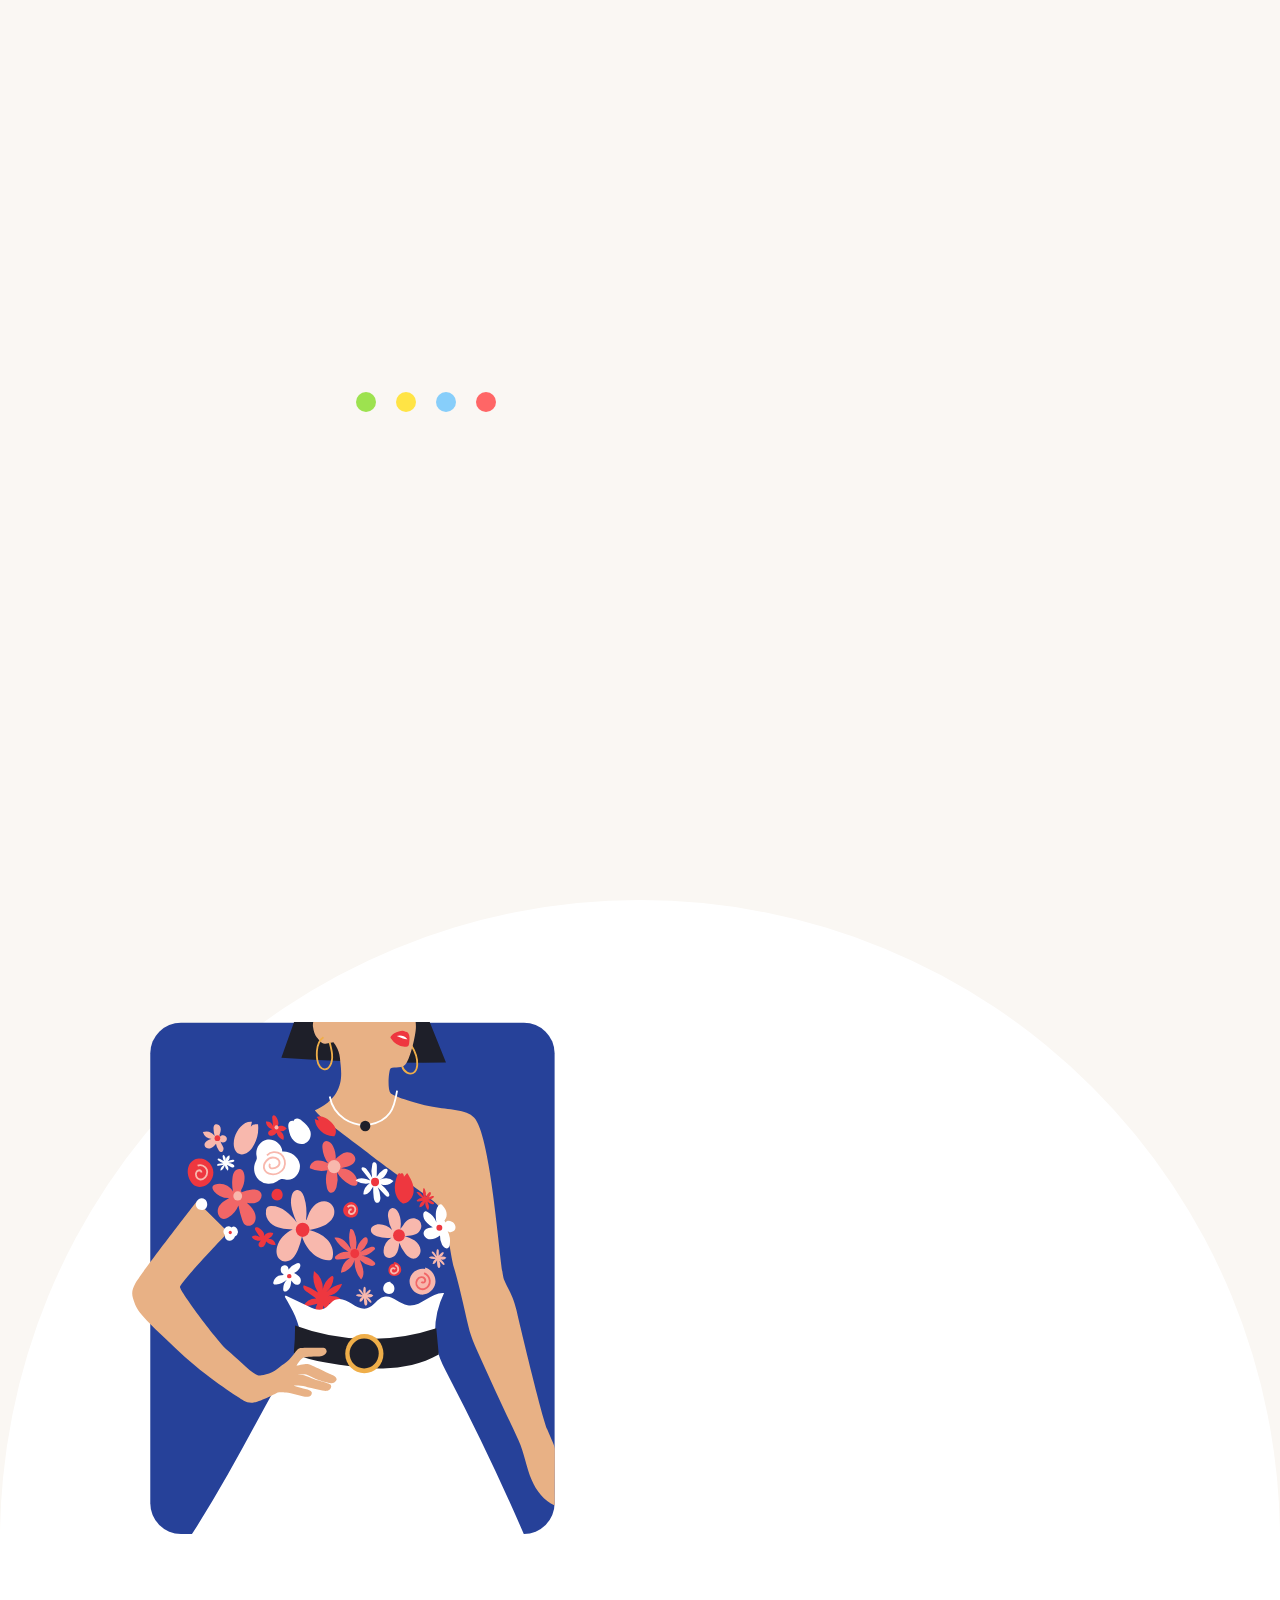
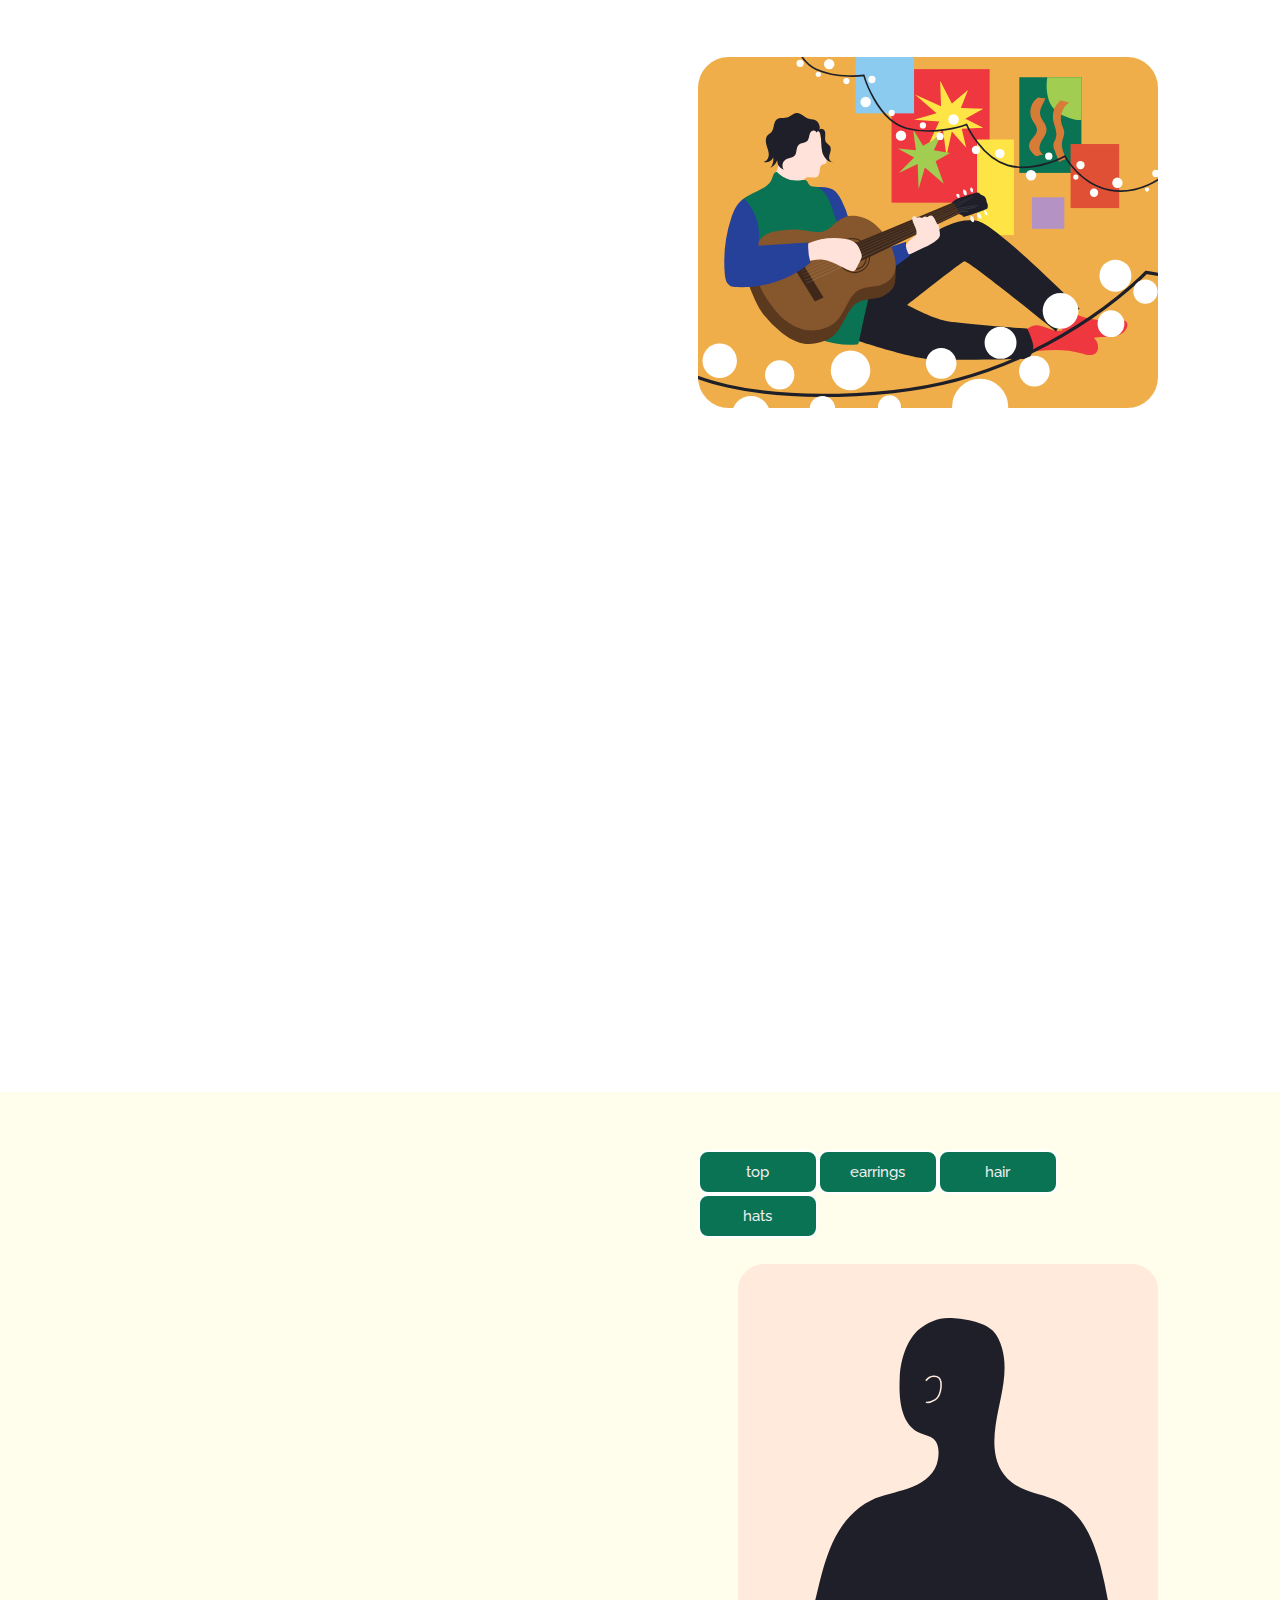
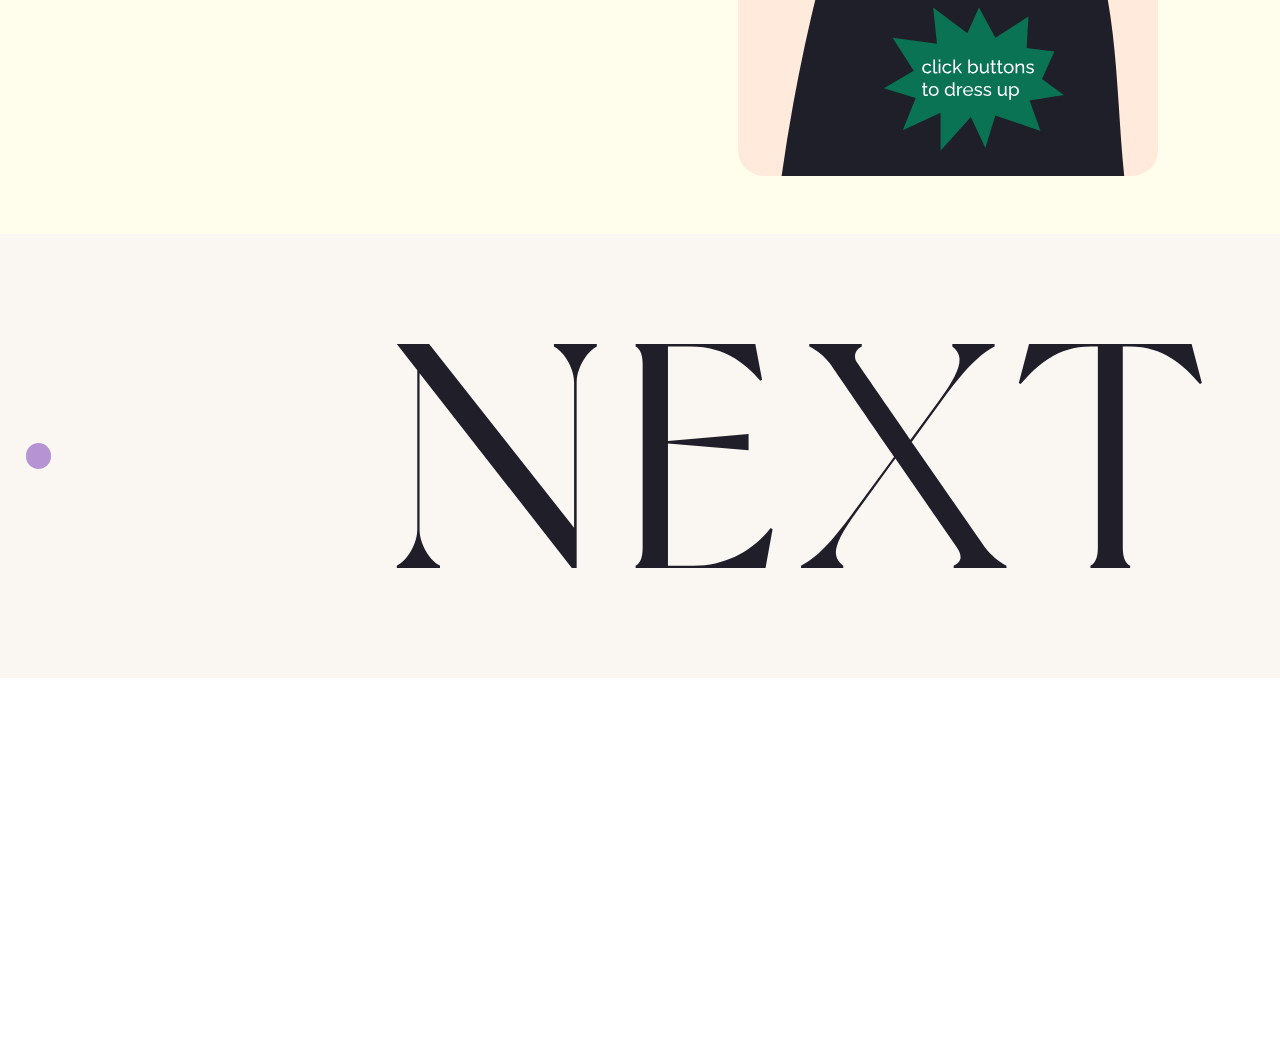
<file: 3.AESTHETICS.html>
<!DOCTYPE html>
<html lang="en">
<head>
  <meta charset="UTF-8">
  <meta name="viewport" content="width=device-width, initial-scale=1">
  <link rel="stylesheet" type="text/css" href="css/style.css"/>
  <link rel="stylesheet" type="text/css" href="styles/style.css"/>
  <title>Happiness: A Practical Guide</title>
  <link rel="shortcut icon" type="image/svg" href="img/favicon.svg"/>
  <script src="https://code.jquery.com/jquery-3.6.0.min.js" integrity="sha256-/xUj+3OJU5yExlq6GSYGSHk7tPXikynS7ogEvDej/m4=" crossorigin="anonymous"></script>
  <script src="js/script2.js">
  </script>
</head>
<body>

  <!--!!!!!!!!!! LOADING PAGE !!!!!!!!!!--->
  <section class="loadcontainer">

    <div class="loader">
      <span></span>
      <span></span>
      <span></span>
      <span></span>
    </div>

  </section>

  <!--!!!!!!!!!! NAVIGATION MENU !!!!!!!!!!--->
  <div class="nav-container">
    <span class="menu-icon" id="hamburgerbtn" onclick="openMenu()"><img src="img/hamburger.svg" alt="hamburger menu button"/></span>
  </div>

  <div class="menu-container" id="navbar">
    <span class="closebtn" onclick="closeMenu()"><img src="img/close.svg" alt="close hamburger menu"></span>

    <div class="menu-column">
      <div class="menu-item">
        <p>HOME</p>
        <a href="index.html">
          <img src="img/circled.svg" alt="hovering over HOME"/>
        </a>
      </div>
      <div class="menu-item">
        <p>1. THOUGHTS</p>
        <a href="1.THOUGHTS.html">
          <img src="img/circled.svg" alt="hovering over THOUGHTS"/>
        </a>
      </div>
      <div class="menu-item">
        <p>2. SLEEP</p>
        <a href="2.SLEEP.html">
          <img src="img/circled.svg" alt="hovering over SLEEP"/>
        </a>
      </div>
      <div class="menu-item">
        <p>3. AESTHETICS</p>
        <a href="3.AESTHETICS.html">
          <img src="img/circled.svg" alt="hovering over AESTHETICS"/>
        </a>
      </div>
      <div class="menu-item">
        <p>4. BODY</p>
        <a href="4.BODY.html">
          <img src="img/circled.svg" alt="hovering over BODY"/>
        </a>
      </div>
      <div class="menu-item">
        <p>5. SOCIAL MEDIA</p>
        <a href="5.SOCIAL_MEDIA.html">
          <img src="img/circled.svg" alt="hovering over SOCIAL MEDIA"/>
        </a>
      </div>
    </div>

    <div class="menu-column">
      <div class="menu-item">
        <p>6. MEDITATION</p>
        <a href="6.MEDITATION.html">
          <img src="img/circled.svg" alt="hovering over MEDITATION"/>
        </a>
      </div>
      <div class="menu-item">
        <p>7. GIVE</p>
        <a href="7.GIVE.html">
          <img src="img/circled.svg" alt="hovering over MONEY"/>
        </a>
      </div>
      <div class="menu-item">
        <p>8. IKIGAI</p>
        <a href="8.IKIGAI.html">
          <img src="img/circled.svg" alt="hovering over IKIGAI"/>
        </a>
      </div>
      <div class="menu-item">
        <p>END</p>
        <a href="END.html">
          <img src="img/circled.svg" alt="hovering over END"/>
        </a>
      </div>
      <div class="menu-item">
        <p style="color:#79778f;">code sources</p>
        <a href="CODE_SOURCES.html">
          <img src="img/circled.svg" alt="hovering over CODE SOURCES"/>
        </a>
      </div>
    </div>

  </div>

  <!--!!!!!!!!!! HEADER !!!!!!!!!!--->
  <div class="header">
    <div class="flex-item">
      <div class="header-title">
        <h6> WEEK 3 </h6>
        <h1> influence with aesthetics </h1>
      </div>
      <br>
      <div class="progress">
        <div class="progress-done" data-done="37.5">
        </div>
      </div>
    </div>
    <div class="flex-item-img">
      <img src="img/observingart.jpg" alt="person observing art in a gallery" style="border-radius: 50%;">
      <figcaption> illustration by <a href="http://www.abbeylossing.com/" target="_blank">Abbey Lossing</a></figcaption>
    </div>
    <div class="bouncing-ball-pages">
    </div>

  </div>

<!--!!!!!!!!!! CONTENT !!!!!!!!!!--->

  <div class="flex-container">

    <div class="flex-item-img">
      <img src="img/aesthetic-08.svg" alt="well-dressed person with flowers blooming from their shirt">
    </div>

    <div class="flex-item">
      <h1 class="big-heading">
        dress the part
      </h1><br><br>
      <p>
        As annoying as workplace dress codes can be, psychology posits dressing the part can actually influence your behaviour. In a 2012 study, Professor Adam D. Galinsky asked participants to complete attention-related tasks while wearing a white coat described as a doctor’s coat for group one, and a painter’s coat for group two. The findings revealed group one had better sustained attention because the coat’s symbolic association with doctors’ attentiveness and the actual experience of wearing it, changed how the participants thought about themselves.¹ This is what’s known as enclothed cognition so... perhaps wearing a monk’s robe might make us happier? Okay, we don’t have to take it that far, but if you ever feel unmotivated, dressing the part might make the task more enjoyable. Working from home? Button up that crisp dress shirt. Going to the grocery store? Walk the aisles in your favourite outfit like you’re the main character.
      </p>
    </div>

    <div class="flex-item">
      <h2 class="small-heading">
        change your
      </h2>
      <h1 class="big-heading">
        environment
      </h1><br><br>
      <p>
        Similarly, your environment also has the potential to bring you happiness. You might find placing sentimental photos on your desk, or turning on fairy lights in the evening, might make you feel content because it creates a cozy and homely atmosphere. For more information, you can watch Ingrid Fetell Lee’s talk about finding joy in the material world below.
      </p>
    </div>

    <div class="flex-item-img">
      <img src="img/aesthetic-09.svg" alt="playing guitar in cozy room">
    </div>

    <div class="flex-fullspan">
      <h2 class="small-heading">
        where joy hides and <br>how to find it
      </h2><br>
      <div class="info-video">
        <iframe class="responsive-iframe" src="https://www.youtube.com/embed/A_u2WFTfbcg" title="YouTube video player" frameborder="0" allow="accelerometer; autoplay; clipboard-write; encrypted-media; gyroscope; picture-in-picture" allowfullscreen></iframe>
      </div>
    </div>

  </div>
<!--!!!!!!!!!! ACTIVITY !!!!!!!!!!--->
  <div class="activity-container" style="background: #FFFEED">

    <div class="flex-item">
      <h1 class="big-heading">
        ACTIVITY
      </h1><br><br>
      <p>
        This week I want you to dress up for
        <br><br>
        1. Work/studying<br>
        2. Relaxing at home<br>
        3. A mundane task like grocery shopping<br>
        4. Hanging out with friends or family<br>
        <br>
        Be mindful of if it makes you feel any better.
        <br><br>
        As for decor, you could try plants, candles, sentimental photos or anything else you might find joy in. Perhaps your home is already to your liking and all it needs is a good tidying up.
      </p>
    </div>

    <div class="flex-item-game">
      <ul>
      <li><button class="btn btn-default" id="shirt_button" type="button" >top</button></li>
      <li><button class="btn btn-default" id="earring_button" type="button">earrings</button></li>
      <li><button class="btn btn-default" id="hair_button" type="button">hair</button></li>
      <li><button class="btn btn-default" id="extra_button" type="button">hats</button></li>
      </ul>
      <br>
      <div class="game-images">
        <img id="character" src="img/dressup/character-13.svg" />

        <img id="top1" class="shirt" src="img/dressup/top1-13.svg" />
        <img id="top2" class="shirt" src="img/dressup/top2-13.svg" />
        <img id="top3" class="shirt" src="img/dressup/top3-13.svg" />
        <img id="top4" class="shirt" src="img/dressup/top4-13.svg" />
        <img id="top5" class="shirt" src="img/dressup/top5-13.svg" />
        <img id="top6" class="shirt" src="img/dressup/top6-13.svg" />

        <img id="earring1" class="earring" src="img/dressup/earrings1-13.svg" />
        <img id="earring2" class="earring" src="img/dressup/earrings2-13.svg" />
        <img id="earring3" class="earring" src="img/dressup/earrings3-13.svg" />
        <img id="earring4" class="earring" src="img/dressup/earrings4-13.svg" />
        <img id="earring5" class="earring" src="img/dressup/earrings5-13.svg" />
        <img id="earring6" class="earring" src="img/dressup/empty-13.svg" />

        <img id="hair1" class="hair" src="img/dressup/hair1-13.svg" />
        <img id="hair2" class="hair" src="img/dressup/hair2-13.svg" />
        <img id="hair3" class="hair" src="img/dressup/hair3-13.svg" />
        <img id="hair4" class="hair" src="img/dressup/hair4-13.svg" />
        <img id="hair5" class="hair" src="img/dressup/hair5-13.svg" />
        <img id="hair6" class="hair" src="img/dressup/hair6-13.svg" />
        <img id="hair7" class="hair" src="img/dressup/hair7-13.svg" />
        <img id="hair8" class="hair" src="img/dressup/hair8-13.svg" />
        <img id="hair9" class="hair" src="img/dressup/hair9-13.svg" />
        <img id="hair10" class="hair" src="img/dressup/hair10-13.svg" />
        <img id="hair11" class="hair" src="img/dressup/hair11-13.svg" />
        <img id="hair12" class="hair" src="img/dressup/hair12-13.svg" />
        <img id="hair13" class="hair" src="img/dressup/hair13-13.svg" />
        <img id="hair14" class="hair" src="img/dressup/hair14-13.svg" />
        <img id="hair15" class="hair" src="img/dressup/hair15-13.svg" />
        <img id="hair16" class="hair" src="img/dressup/hair16-13.svg" />
        <img id="hair17" class="hair" src="img/dressup/empty-13.svg" />

        <img id="extra1" class="extra" src="img/dressup/extra1-13.svg" />
        <img id="extra2" class="extra" src="img/dressup/extra2-13.svg" />
        <img id="extra3" class="extra" src="img/dressup/extra3-13.svg" />
        <img id="extra4" class="extra" src="img/dressup/extra4-13.svg" />
        <img id="extra5" class="extra" src="img/dressup/extra5-13.svg" />
        <img id="extra6" class="extra" src="img/dressup/empty-13.svg" />

      </div>
    </div>

  </div>

<!--!!!!!!!!!! NEXT !!!!!!!!!!--->
    <div class="NEXT">
    <div class="NEXT-bouncing-ball">
    </div>
    <div class="NEXT-button">
      <a href="4.BODY.html">
        <h1>NEXT</h1>
      </a>
    </div>
    </div>

<!--!!!!!!!!!! REFERENCES !!!!!!!!!!--->
  <footer>
    <div class="flex-fullspan" style="padding: 10% 5% 0 5%;">
      <h2 class="big-heading">
        references
      </h2>
    </div>
    <div class="flex-item">
    <p>
      ¹ Adam, Hajo & Galinsky, Adam. (2012). Enclothed cognition. Journal of Experimental Social Psychology. 48. 918–925. 10.1016/j.jesp.2012.02.008.
    </p>
  </div>

  <div class="flex-item">
  </div>

  </footer>

  <!--Linking to our JavaScript here-->
  <script src="js/script.js"></script>
  <script>
    const progress = document.querySelector('.progress-done');

    progress.style.width = progress.getAttribute('data-done') + '%';
    progress.style.opacity = 1;
  </script>
  </body>

  </html>
</file>
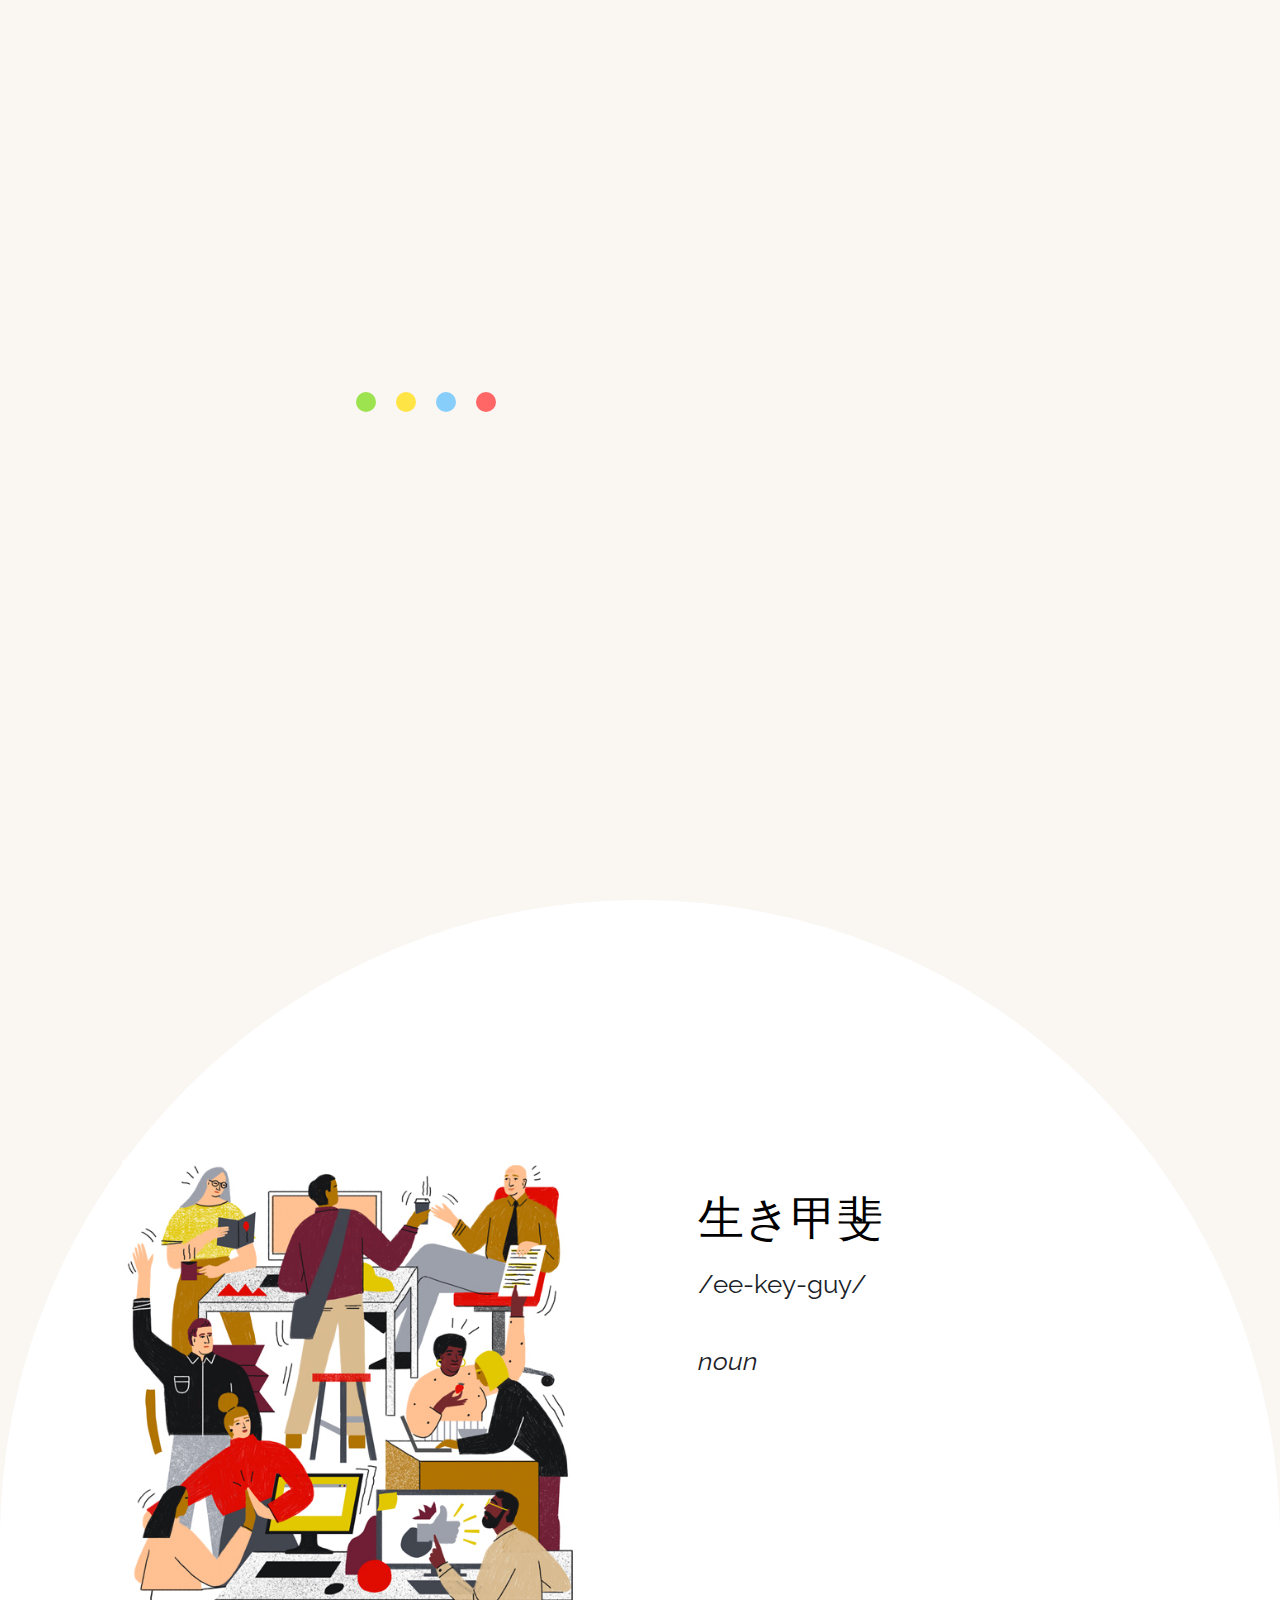
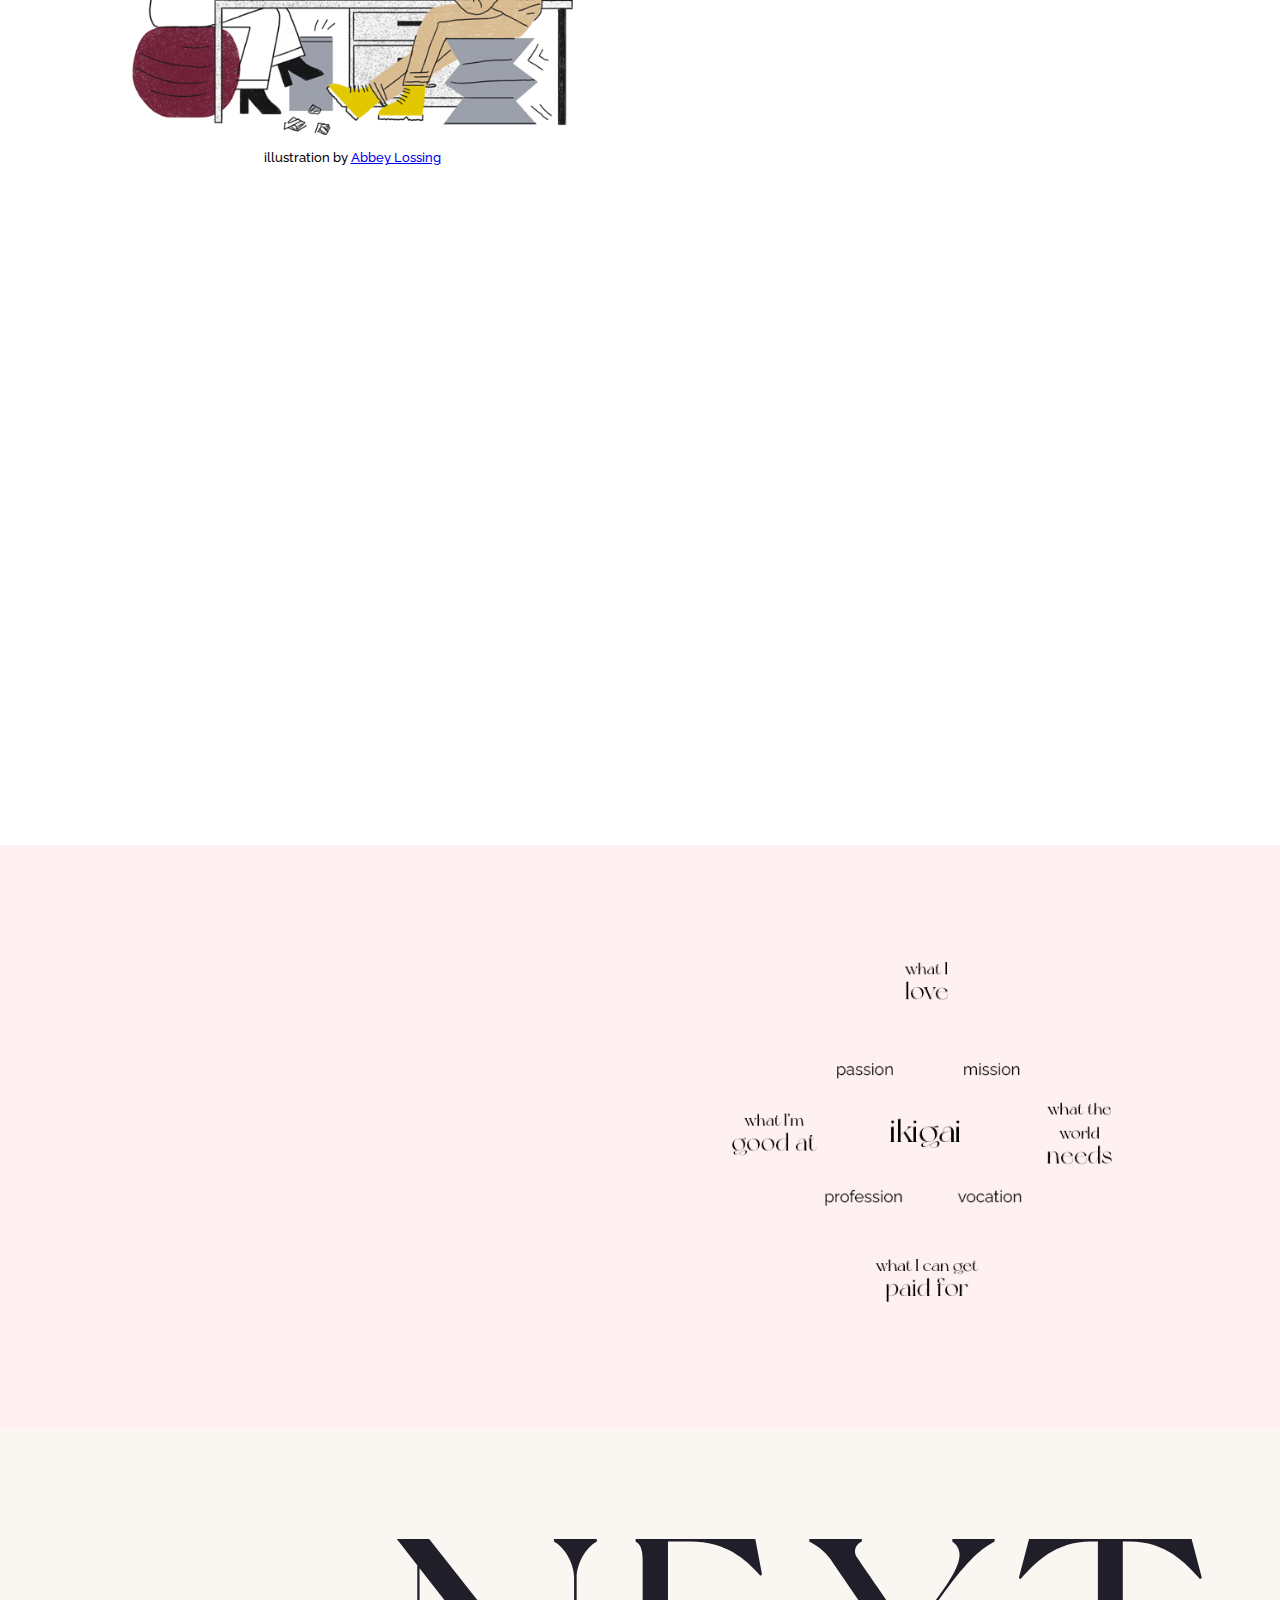
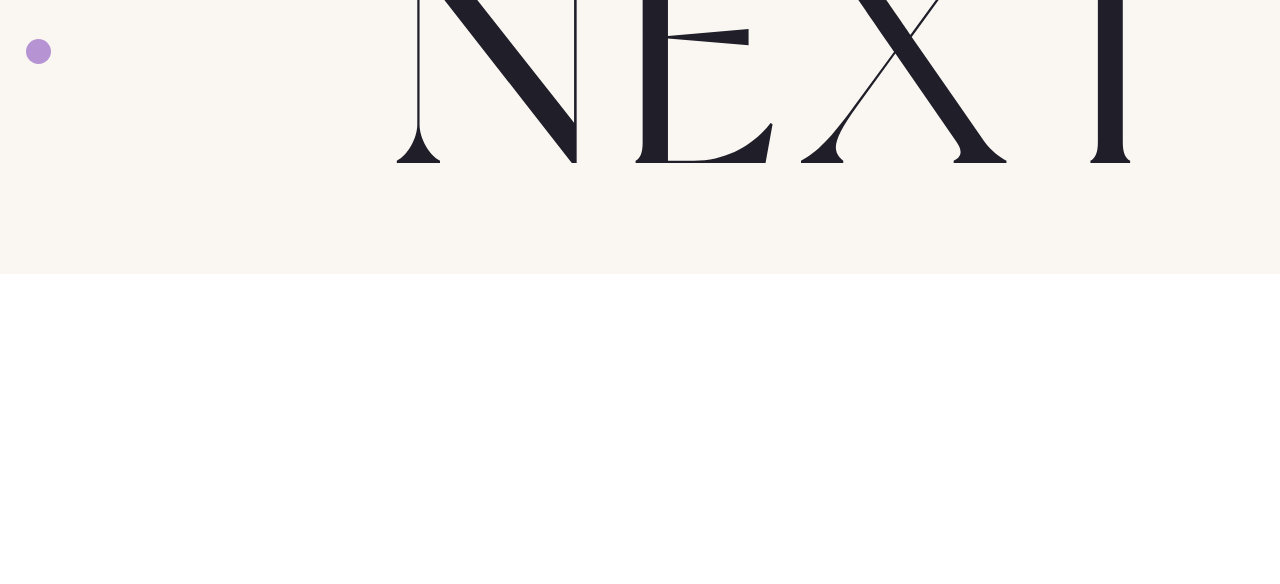
<file: 8.IKIGAI.html>
<!DOCTYPE html>
<html lang="en">
<head>
  <meta charset="UTF-8">
  <meta name="viewport" content="width=device-width, initial-scale=1">
  <link rel="stylesheet" type="text/css" href="styles/style.css"/>
  <title>Happiness: A Practical Guide</title>
  <link rel="shortcut icon" type="image/svg" href="img/favicon.svg"/>
</head>
<body>

  <!--!!!!!!!!!! LOADING PAGE !!!!!!!!!!--->
  <section class="loadcontainer">

    <div class="loader">
      <span></span>
      <span></span>
      <span></span>
      <span></span>
    </div>

  </section>

  <!--!!!!!!!!!! NAVIGATION MENU !!!!!!!!!!--->
  <div class="nav-container">
    <span class="menu-icon" id="hamburgerbtn" onclick="openMenu()"><img src="img/hamburger.svg" alt="hamburger menu button"/></span>
  </div>

  <div class="menu-container" id="navbar">
    <span class="closebtn" onclick="closeMenu()"><img src="img/close.svg" alt="close hamburger menu"></span>

    <div class="menu-column">
      <div class="menu-item">
        <p>HOME</p>
        <a href="index.html">
          <img src="img/circled.svg" alt="hovering over HOME"/>
        </a>
      </div>
      <div class="menu-item">
        <p>1. THOUGHTS</p>
        <a href="1.THOUGHTS.html">
          <img src="img/circled.svg" alt="hovering over THOUGHTS"/>
        </a>
      </div>
      <div class="menu-item">
        <p>2. SLEEP</p>
        <a href="2.SLEEP.html">
          <img src="img/circled.svg" alt="hovering over SLEEP"/>
        </a>
      </div>
      <div class="menu-item">
        <p>3. AESTHETICS</p>
        <a href="3.AESTHETICS.html">
          <img src="img/circled.svg" alt="hovering over AESTHETICS"/>
        </a>
      </div>
      <div class="menu-item">
        <p>4. BODY</p>
        <a href="4.BODY.html">
          <img src="img/circled.svg" alt="hovering over BODY"/>
        </a>
      </div>
      <div class="menu-item">
        <p>5. SOCIAL MEDIA</p>
        <a href="5.SOCIAL_MEDIA.html">
          <img src="img/circled.svg" alt="hovering over SOCIAL MEDIA"/>
        </a>
      </div>
    </div>

    <div class="menu-column">
      <div class="menu-item">
        <p>6. MEDITATION</p>
        <a href="6.MEDITATION.html">
          <img src="img/circled.svg" alt="hovering over MEDITATION"/>
        </a>
      </div>
      <div class="menu-item">
        <p>7. GIVE</p>
        <a href="7.GIVE.html">
          <img src="img/circled.svg" alt="hovering over MONEY"/>
        </a>
      </div>
      <div class="menu-item">
        <p>8. IKIGAI</p>
        <a href="8.IKIGAI.html">
          <img src="img/circled.svg" alt="hovering over IKIGAI"/>
        </a>
      </div>
      <div class="menu-item">
        <p>END</p>
        <a href="END.html">
          <img src="img/circled.svg" alt="hovering over END"/>
        </a>
      </div>
      <div class="menu-item">
        <p style="color:#79778f;">code sources</p>
        <a href="CODE_SOURCES.html">
          <img src="img/circled.svg" alt="hovering over CODE SOURCES"/>
        </a>
      </div>
    </div>

  </div>

  <!--!!!!!!!!!! HEADER !!!!!!!!!!--->
  <div class="header">
    <div class="flex-item">
      <div class="header-title">
        <h6> WEEK 8 </h6>
        <h1> find your ikigai </h1>
      </div>
      <br>
      <div class="progress">
        <div class="progress-done" data-done="95">
        </div>
      </div>
    </div>
    <div class="flex-item-img">
        <img src="img/focusedwork.jpg" alt="concentrating on writing" style="border-radius: 50%;">
        <figcaption> illustration by <a href="https://liviafalcaru.com/" target="_blank">Livia Fălcaru</a></figcaption>
    </div>
    <div class="bouncing-ball-pages">
    </div>
  </div>

<!--!!!!!!!!!! CONTENT !!!!!!!!!!--->

  <div class="flex-container">

    <div class="flex-item-img">
        <img src="img/ikigaiworking.jpg" alt="people in an office setting" style="padding-top: 30%;">
        <figcaption> illustration by <a href="http://www.abbeylossing.com/" target="_blank">Abbey Lossing</a></figcaption>
    </div>

    <div class="flex-item">
      <h1 class="big-heading">
        i·ki·gai
      </h1>
      <h1 style="font-family: 'Noto Serif SC', serif; font-size: 3em;">
        生き甲斐
      </h1>
      <h3 id="pronunciation">
        /ee-key-guy/
      </h3><br>
      <h3 id="noun">
        noun
      </h3><br>
      <p>
        The concept of Ikigai comes from Japan and combines the terms “iki” (“alive” or “life”) and “gai” (“benefit” or “worth”) to mean one’s life meaning or purpose. Michiko Kumano, a Japanese psychologist, has said that it’s a state of wellbeing that arises from the regular practice of activities that bring us joy.¹ This is very similar to flow, however, it’s a concept that’s been adopted by the West to primarily figure out one’s professional calling. Seeing as we spend a huge chunk of our lives working, it’s important we find meaning in what we do for a living. Below is a video that explains in detail, what ikigai is and why it’s important.
      </p>
    </div>

    <div class="flex-fullspan">
      <h2 class="small-heading">
        the japanese formula for happiness - ikigai
      </h2><br>
      <div class="info-video">
        <iframe class="responsive-iframe" src="https://www.youtube.com/embed/Zxj3P0enJNQ" title="YouTube video player" frameborder="0" allow="accelerometer; autoplay; clipboard-write; encrypted-media; gyroscope; picture-in-picture" allowfullscreen></iframe>
      </div>
    </div>

  </div>
<!--!!!!!!!!!! ACTIVITY !!!!!!!!!!--->
  <div class="activity-container" style="background: #FFF1F1;">

    <div class="flex-item">
      <h1 class="big-heading">
        ACTIVITY
      </h1><br><br>
      <p>
        Now that we’ve got a better understanding of ikigai, it’s time for you to find yours! Draw the diagram and fill it out to explore what your possible ikigais could be, and don’t be afraid of how concrete it sounds. Your ikigai can change with age so the belief you only have one purpose in life is ridiculous! Right now I want to be a UX designer, but perhaps in 10 years, I’ll decide to go back to my roots and be an illustrator. If you find you can’t get paid for your purpose, that’s okay too. Ask yourself if what you <i>can</i> get paid for is a good compromise for financially supporting your ikigai.
      </p>
    </div>

    <div class="flex-item-img">
      <img src="img/ikigai.gif" alt="ikigai diagram">
    </div>

  </div>

<!--!!!!!!!!!! NEXT !!!!!!!!!!--->
    <div class="NEXT">
    <div class="NEXT-bouncing-ball">
    </div>
    <div class="NEXT-button">
      <a href="END.html">
        <h1>NEXT</h1>
      </a>
    </div>
    </div>

    <!--!!!!!!!!!! REFERENCES !!!!!!!!!!--->
      <footer>
        <div class="flex-item">
        <h2 class="big-heading">
          references
        </h2><br><br>
        <p>
          ¹ Gaines, J. (2021, January 30). The Philosophy of Ikigai: 3 Examples About Finding Purpose. PositivePsychology.com. https://positivepsychology.com/ikigai/.
        </p>
      </div>
      </footer>

  <!--Linking to our JavaScript here-->
  <script src="js/script.js"></script>
  <script>
    const progress = document.querySelector('.progress-done');

    progress.style.width = progress.getAttribute('data-done') + '%';
    progress.style.opacity = 1;
  </script>
  </body>

  </html>
</file>
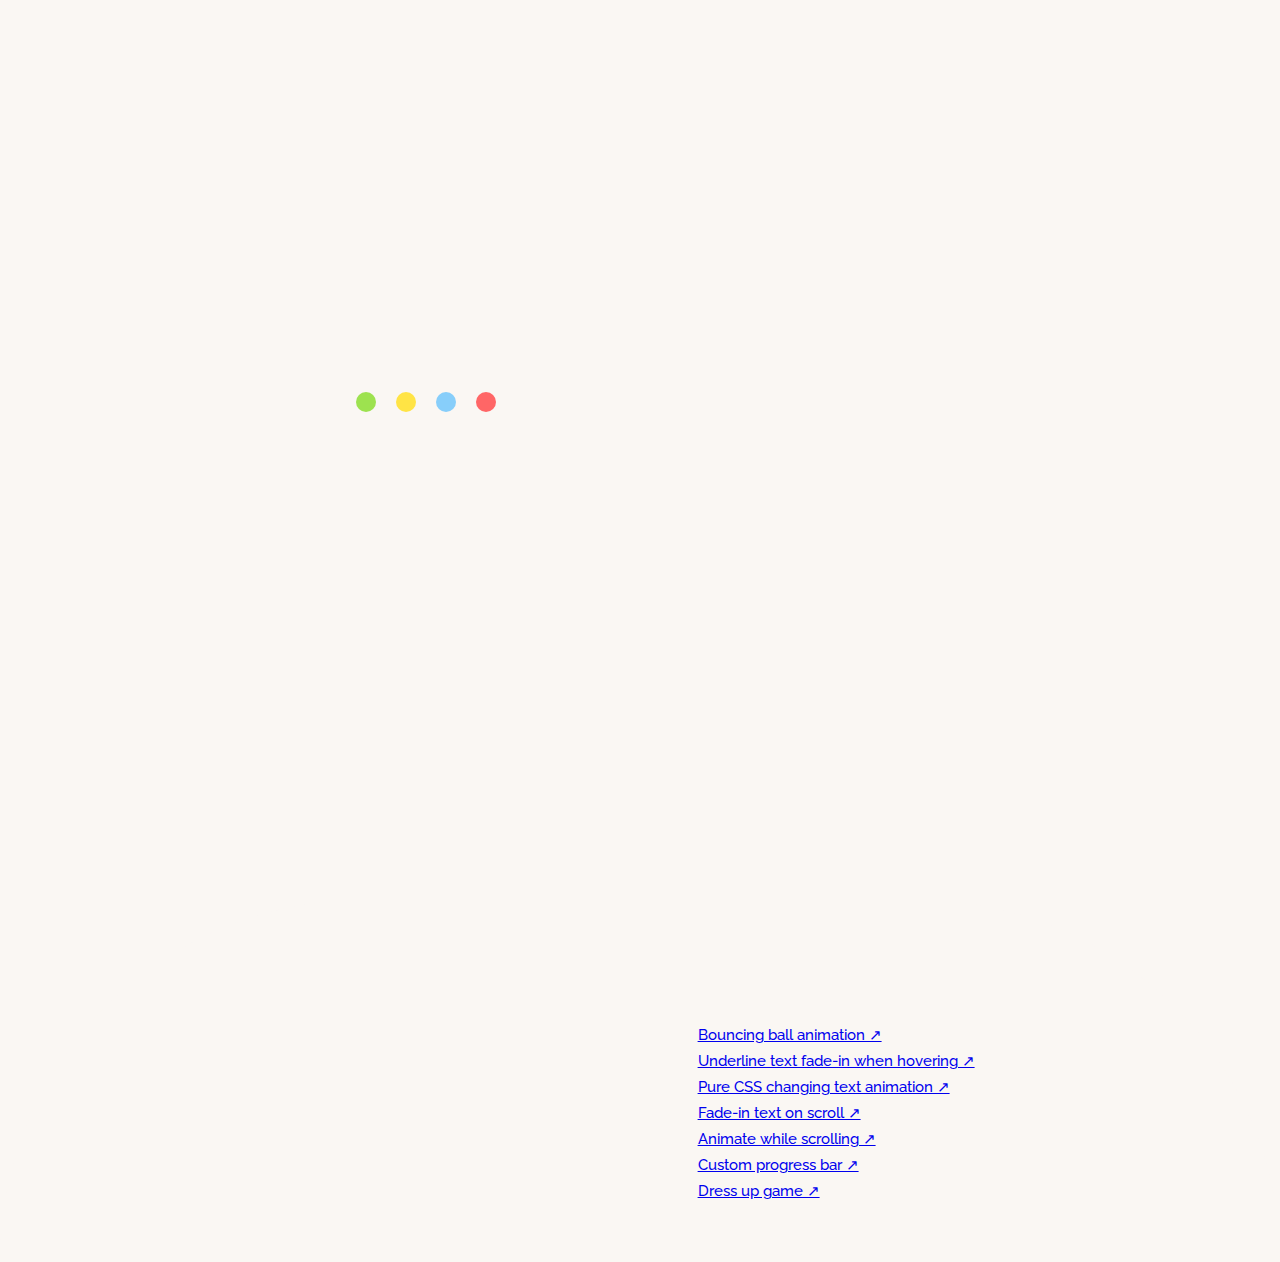
<file: CODE SOURCES.html>
<!DOCTYPE html>
<html lang="en">
<head>
  <meta charset="UTF-8">
  <meta name="viewport" content="width=device-width, initial-scale=1">
  <link rel="stylesheet" type="text/css" href="styles/style.css"/>
  <title>Happiness: A Practical Guide</title>
  <link rel="shortcut icon" type="image/svg" href="img/favicon.svg"/>
</head>
<body>

  <!--!!!!!!!!!! LOADING PAGE !!!!!!!!!!--->
  <section class="loadcontainer">

    <div class="loader">
      <span></span>
      <span></span>
      <span></span>
      <span></span>
    </div>

  </section>

  <!--!!!!!!!!!! NAVIGATION MENU !!!!!!!!!!--->
  <div class="nav-container">
    <span class="menu-icon" id="hamburgerbtn" onclick="openMenu()"><img src="img/hamburger.svg" alt="hamburger menu button"/></span>
  </div>

  <div class="menu-container" id="navbar">
    <span class="closebtn" onclick="closeMenu()"><img src="img/close.svg" alt="close hamburger menu"></span>

    <div class="menu-column">
      <div class="menu-item">
        <p>HOME</p>
        <a href="index.html">
          <img src="img/circled.svg" alt="hovering over HOME"/>
        </a>
      </div>
      <div class="menu-item">
        <p>1. THOUGHTS</p>
        <a href="1.THOUGHTS.html">
          <img src="img/circled.svg" alt="hovering over THOUGHTS"/>
        </a>
      </div>
      <div class="menu-item">
        <p>2. SLEEP</p>
        <a href="2.SLEEP.html">
          <img src="img/circled.svg" alt="hovering over SLEEP"/>
        </a>
      </div>
      <div class="menu-item">
        <p>3. AESTHETICS</p>
        <a href="3.AESTHETICS.html">
          <img src="img/circled.svg" alt="hovering over AESTHETICS"/>
        </a>
      </div>
      <div class="menu-item">
        <p>4. BODY</p>
        <a href="4.BODY.html">
          <img src="img/circled.svg" alt="hovering over BODY"/>
        </a>
      </div>
      <div class="menu-item">
        <p>5. SOCIAL MEDIA</p>
        <a href="5.SOCIAL MEDIA.html">
          <img src="img/circled.svg" alt="hovering over SOCIAL MEDIA"/>
        </a>
      </div>
    </div>

    <div class="menu-column">
      <div class="menu-item">
        <p>6. MEDITATION</p>
        <a href="6.MEDITATION.html">
          <img src="img/circled.svg" alt="hovering over MEDITATION"/>
        </a>
      </div>
      <div class="menu-item">
        <p>7. GIVE</p>
        <a href="7.GIVE.html">
          <img src="img/circled.svg" alt="hovering over MONEY"/>
        </a>
      </div>
      <div class="menu-item">
        <p>8. IKIGAI</p>
        <a href="8.IKIGAI.html">
          <img src="img/circled.svg" alt="hovering over IKIGAI"/>
        </a>
      </div>
      <div class="menu-item">
        <p>END</p>
        <a href="END.html">
          <img src="img/circled.svg" alt="hovering over END"/>
        </a>
      </div>
      <div class="menu-item">
        <p style="color:#79778f;">code sources</p>
        <a href="CODE SOURCES.html">
          <img src="img/circled.svg" alt="hovering over CODE SOURCES"/>
        </a>
      </div>
    </div>

  </div>

  <!--!!!!!!!!!! HEADER !!!!!!!!!!--->
  <div class="header">
    <div class="flex-item">
      <div class="header-title">
        <h1> code sources </h1>
      </div>
    </div>
    <div class="flex-item-img">
        <img src="img/codesources.jpg" alt="person sitting at computer" style="border-radius: 2em;">
      <figcaption> illustration by <a href="http://www.abbeylossing.com/" target="_blank">Abbey Lossing</a></figcaption>
    </div>
  </div>

<!--!!!!!!!!!! CONTENT !!!!!!!!!!--->

  <div class="flex-container" style="background: rgba(250, 247, 243, 1);">

    <div class="flex-item">
      <p class="sources">
        <a href="https://www.youtube.com/watch?v=U-6bo0n-6go&ab_channel=Rustcode" target="_blank">Full screen overlay responsive navigation bar &#8599; </a><br>
        <a href="https://stackoverflow.com/questions/40108280/how-to-hide-svg-elements-with-javascript-on-a-button-click" target="_blank">Hide SVG elements with JS on a button click &#8599;</a><br>
        <a href="https://www.youtube.com/watch?v=qTGbWfEEnKI&list=PLzHEoyoF1BZxd0pl7T9V5dDCNT_AB3jWL&index=12&t=563s" target="_blank">Fade in fade out on image hover using CSS3 &#8599;</a><br>
        <a href="https://www.youtube.com/watch?v=-_ENJ2tRNso&ab_channel=Ashotofcode" target="_blank">How to place one element on top of another using CSS Grid &#8599;</a><br>
        <a href="https://www.youtube.com/watch?v=dqzZ0SbSgHY" target="_blank">Background parallex effect on mousemove &#8599;</a><br>
        <a href="https://www.youtube.com/watch?v=xuA83OYTE7I&ab_channel=dcode" target="_blank">Loading page dots &#8599;</a><br>
        <a href="https://codepen.io/sabin42/pen/odjvKy" target="_blank">Create your own page pre-loader  &#8599;</a><br>
      </p>
    </div>

    <div class="flex-ref-2">
      <p class="sources">
        <a href="https://codeburst.io/tutorial-make-a-bouncing-ball-entirely-with-css-1e7e3c853a50" target="_blank">Bouncing ball animation &#8599; </a><br>
        <a href="https://stackoverflow.com/questions/46119919/fade-in-and-out-underline-when-hovering" target="_blank">Underline text fade-in when hovering &#8599;</a><br>
        <a href="https://www.youtube.com/watch?v=GhxNhdf0liA&ab_channel=Divinector" target="_blank">Pure CSS changing text animation &#8599;</a><br>
        <a href="https://www.youtube.com/watch?v=huVJW23JHKQ&ab_channel=KevinPowell" target="_blank">Fade-in text on scroll &#8599;</a><br>
        <a href="https://www.youtube.com/watch?v=HiegEfkenXA&ab_channel=DesignCourse" target="_blank">Animate while scrolling  &#8599;</a><br>
        <a href="https://codepen.io/FlorinPop17/pen/yLyzmLZ" target="_blank">Custom progress bar  &#8599;</a><br>
        <a href="https://codepen.io/kristenmay/pen/kkkdBr" target="_blank">Dress up game  &#8599;</a><br>
      </p>
    </div>

  <!--Linking to our JavaScript here-->
  <script src="js/script.js"></script>

  </body>

  </html>
</file>
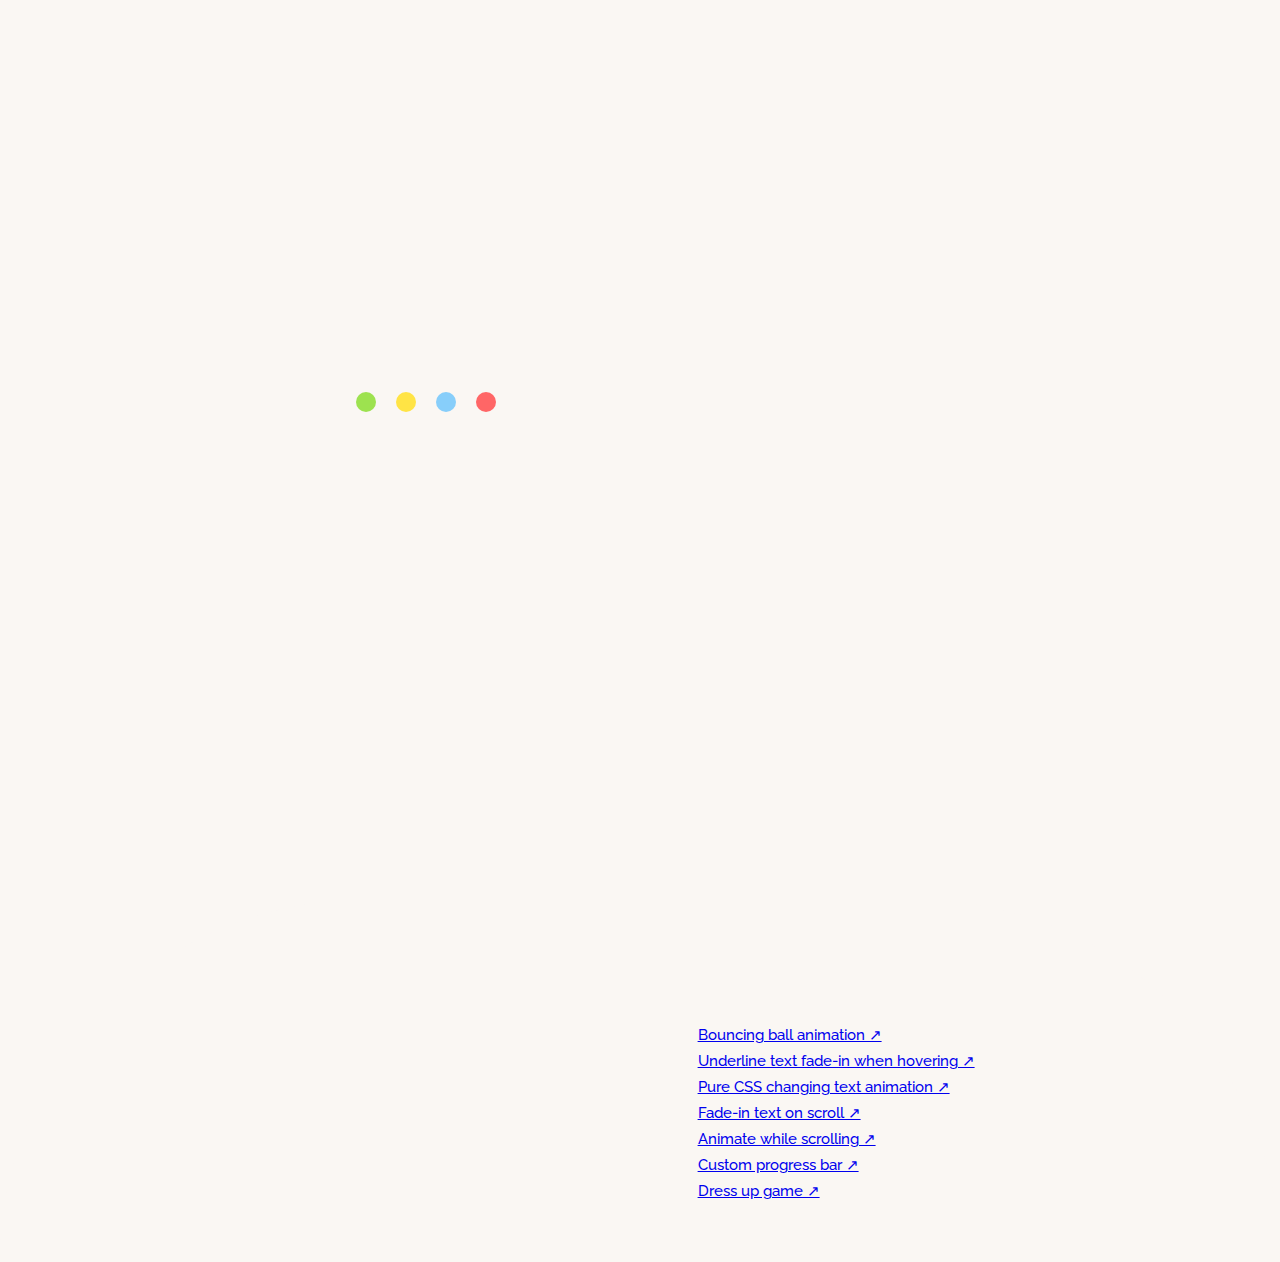
<file: CODE_SOURCES.html>
<!DOCTYPE html>
<html lang="en">
<head>
  <meta charset="UTF-8">
  <meta name="viewport" content="width=device-width, initial-scale=1">
  <link rel="stylesheet" type="text/css" href="styles/style.css"/>
  <title>Happiness: A Practical Guide</title>
  <link rel="shortcut icon" type="image/svg" href="img/favicon.svg"/>
</head>
<body>

  <!--!!!!!!!!!! LOADING PAGE !!!!!!!!!!--->
  <section class="loadcontainer">

    <div class="loader">
      <span></span>
      <span></span>
      <span></span>
      <span></span>
    </div>

  </section>

  <!--!!!!!!!!!! NAVIGATION MENU !!!!!!!!!!--->
  <div class="nav-container">
    <span class="menu-icon" id="hamburgerbtn" onclick="openMenu()"><img src="img/hamburger.svg" alt="hamburger menu button"/></span>
  </div>

  <div class="menu-container" id="navbar">
    <span class="closebtn" onclick="closeMenu()"><img src="img/close.svg" alt="close hamburger menu"></span>

    <div class="menu-column">
      <div class="menu-item">
        <p>HOME</p>
        <a href="index.html">
          <img src="img/circled.svg" alt="hovering over HOME"/>
        </a>
      </div>
      <div class="menu-item">
        <p>1. THOUGHTS</p>
        <a href="1.THOUGHTS.html">
          <img src="img/circled.svg" alt="hovering over THOUGHTS"/>
        </a>
      </div>
      <div class="menu-item">
        <p>2. SLEEP</p>
        <a href="2.SLEEP.html">
          <img src="img/circled.svg" alt="hovering over SLEEP"/>
        </a>
      </div>
      <div class="menu-item">
        <p>3. AESTHETICS</p>
        <a href="3.AESTHETICS.html">
          <img src="img/circled.svg" alt="hovering over AESTHETICS"/>
        </a>
      </div>
      <div class="menu-item">
        <p>4. BODY</p>
        <a href="4.BODY.html">
          <img src="img/circled.svg" alt="hovering over BODY"/>
        </a>
      </div>
      <div class="menu-item">
        <p>5. SOCIAL MEDIA</p>
        <a href="5.SOCIAL_MEDIA.html">
          <img src="img/circled.svg" alt="hovering over SOCIAL MEDIA"/>
        </a>
      </div>
    </div>

    <div class="menu-column">
      <div class="menu-item">
        <p>6. MEDITATION</p>
        <a href="6.MEDITATION.html">
          <img src="img/circled.svg" alt="hovering over MEDITATION"/>
        </a>
      </div>
      <div class="menu-item">
        <p>7. GIVE</p>
        <a href="7.GIVE.html">
          <img src="img/circled.svg" alt="hovering over MONEY"/>
        </a>
      </div>
      <div class="menu-item">
        <p>8. IKIGAI</p>
        <a href="8.IKIGAI.html">
          <img src="img/circled.svg" alt="hovering over IKIGAI"/>
        </a>
      </div>
      <div class="menu-item">
        <p>END</p>
        <a href="END.html">
          <img src="img/circled.svg" alt="hovering over END"/>
        </a>
      </div>
      <div class="menu-item">
        <p style="color:#79778f;">code sources</p>
        <a href="CODE_SOURCES.html">
          <img src="img/circled.svg" alt="hovering over CODE SOURCES"/>
        </a>
      </div>
    </div>

  </div>

  <!--!!!!!!!!!! HEADER !!!!!!!!!!--->
  <div class="header">
    <div class="flex-item">
      <div class="header-title">
        <h1> code sources </h1>
      </div>
    </div>
    <div class="flex-item-img">
        <img src="img/codesources.jpg" alt="person sitting at computer" style="border-radius: 2em;">
      <figcaption> illustration by <a href="http://www.abbeylossing.com/" target="_blank">Abbey Lossing</a></figcaption>
    </div>
  </div>

<!--!!!!!!!!!! CONTENT !!!!!!!!!!--->

  <div class="flex-container" style="background: rgba(250, 247, 243, 1);">

    <div class="flex-item">
      <p class="sources">
        <a href="https://www.youtube.com/watch?v=U-6bo0n-6go&ab_channel=Rustcode" target="_blank">Full screen overlay responsive navigation bar &#8599; </a><br>
        <a href="https://stackoverflow.com/questions/40108280/how-to-hide-svg-elements-with-javascript-on-a-button-click" target="_blank">Hide SVG elements with JS on a button click &#8599;</a><br>
        <a href="https://www.youtube.com/watch?v=qTGbWfEEnKI&list=PLzHEoyoF1BZxd0pl7T9V5dDCNT_AB3jWL&index=12&t=563s" target="_blank">Fade in fade out on image hover using CSS3 &#8599;</a><br>
        <a href="https://www.youtube.com/watch?v=-_ENJ2tRNso&ab_channel=Ashotofcode" target="_blank">How to place one element on top of another using CSS Grid &#8599;</a><br>
        <a href="https://www.youtube.com/watch?v=dqzZ0SbSgHY" target="_blank">Background parallex effect on mousemove &#8599;</a><br>
        <a href="https://www.youtube.com/watch?v=xuA83OYTE7I&ab_channel=dcode" target="_blank">Loading page dots &#8599;</a><br>
        <a href="https://codepen.io/sabin42/pen/odjvKy" target="_blank">Create your own page pre-loader  &#8599;</a><br>
      </p>
    </div>

    <div class="flex-ref-2">
      <p class="sources">
        <a href="https://codeburst.io/tutorial-make-a-bouncing-ball-entirely-with-css-1e7e3c853a50" target="_blank">Bouncing ball animation &#8599; </a><br>
        <a href="https://stackoverflow.com/questions/46119919/fade-in-and-out-underline-when-hovering" target="_blank">Underline text fade-in when hovering &#8599;</a><br>
        <a href="https://www.youtube.com/watch?v=GhxNhdf0liA&ab_channel=Divinector" target="_blank">Pure CSS changing text animation &#8599;</a><br>
        <a href="https://www.youtube.com/watch?v=huVJW23JHKQ&ab_channel=KevinPowell" target="_blank">Fade-in text on scroll &#8599;</a><br>
        <a href="https://www.youtube.com/watch?v=HiegEfkenXA&ab_channel=DesignCourse" target="_blank">Animate while scrolling  &#8599;</a><br>
        <a href="https://codepen.io/FlorinPop17/pen/yLyzmLZ" target="_blank">Custom progress bar  &#8599;</a><br>
        <a href="https://codepen.io/kristenmay/pen/kkkdBr" target="_blank">Dress up game  &#8599;</a><br>
      </p>
    </div>

  <!--Linking to our JavaScript here-->
  <script src="js/script.js"></script>

  </body>

  </html>
</file>
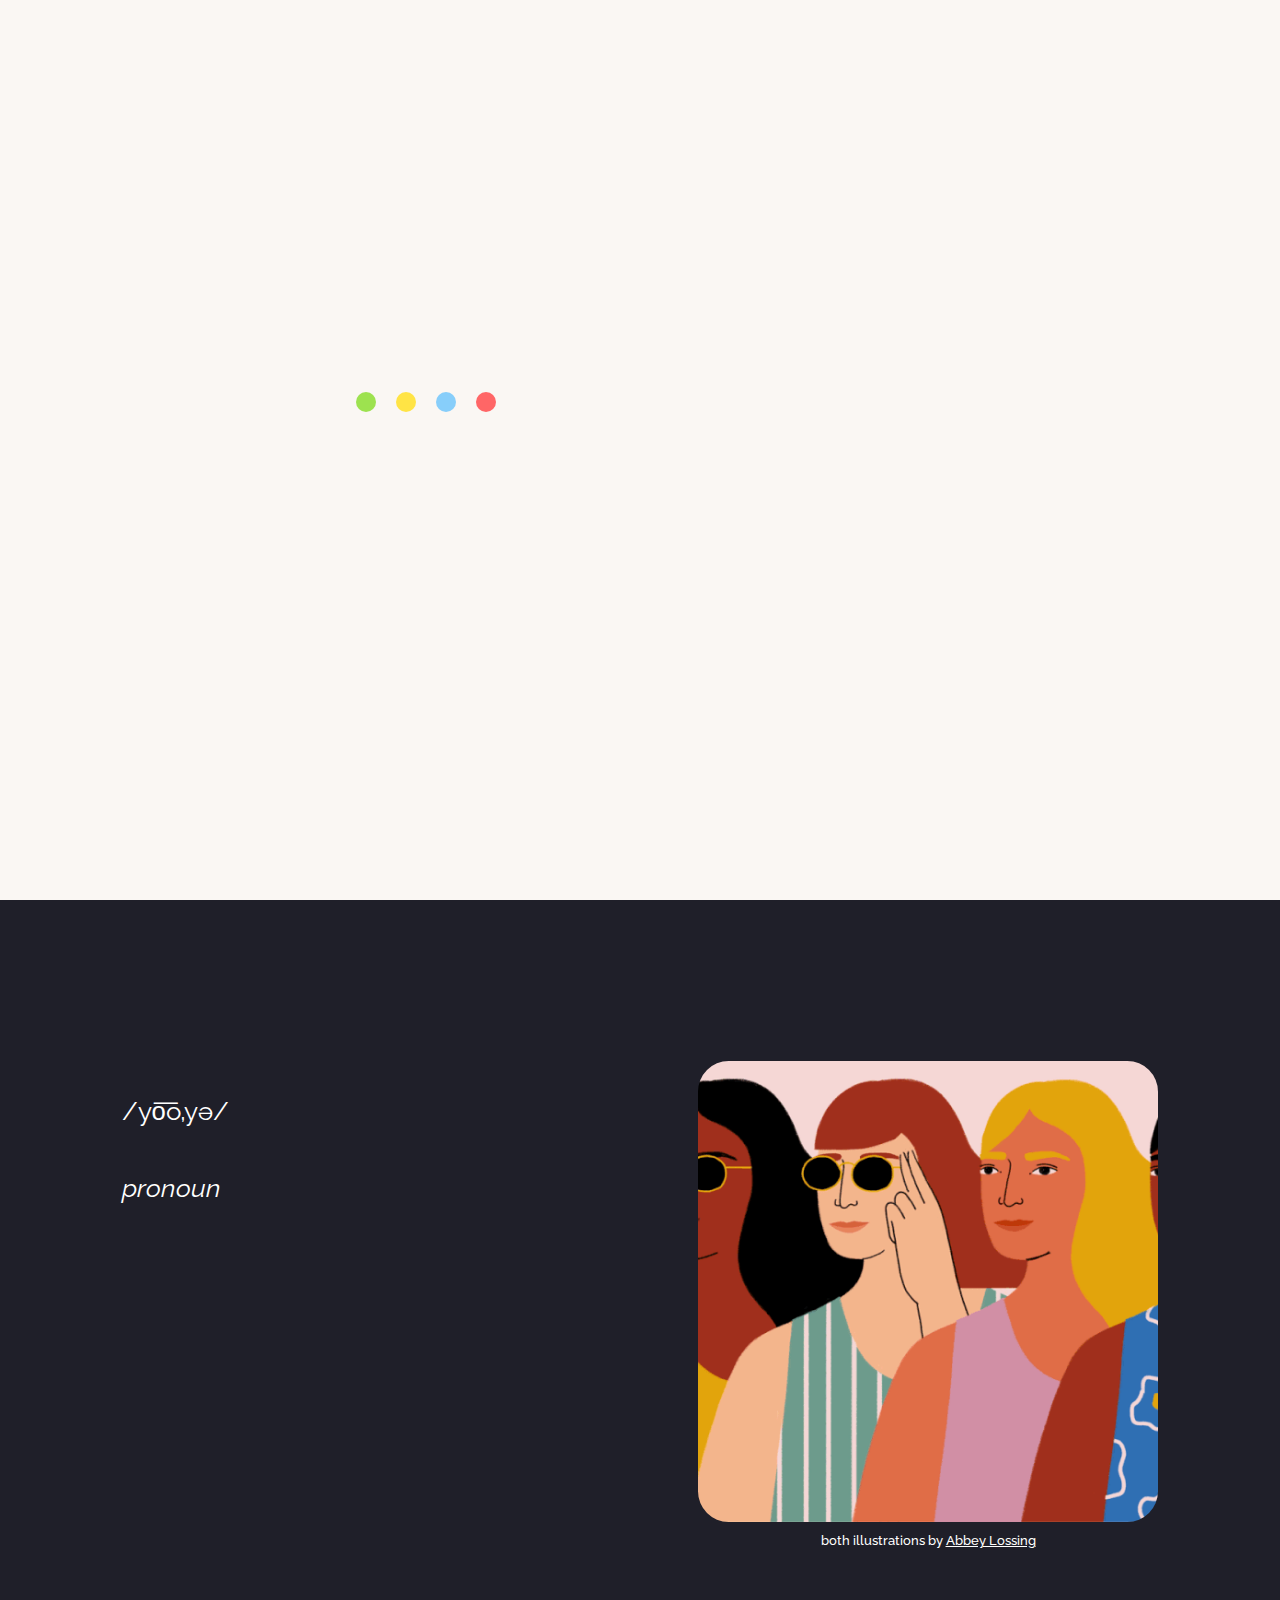
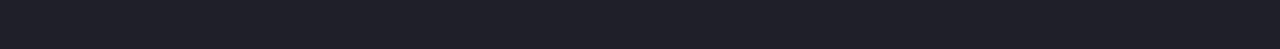
<file: END.html>
<!DOCTYPE html>
<html lang="en">
<head>
  <meta charset="UTF-8">
  <meta name="viewport" content="width=device-width, initial-scale=1">
  <link rel="stylesheet" type="text/css" href="styles/style.css"/>
  <title>Happiness: A Practical Guide</title>
  <link rel="shortcut icon" type="image/svg" href="img/favicon.svg"/>
</head>
<body>

  <!--!!!!!!!!!! LOADING PAGE !!!!!!!!!!--->
  <section class="loadcontainer">

    <div class="loader">
      <span></span>
      <span></span>
      <span></span>
      <span></span>
    </div>

  </section>


  <!--!!!!!!!!!! NAVIGATION MENU !!!!!!!!!!--->
  <div class="nav-container">
    <span class="menu-icon" id="hamburgerbtn" onclick="openMenu()"><img src="img/hamburger.svg" alt="hamburger menu button" style="background: #fee446;"></span>
  </div>


  <div class="menu-container-END" id="navbar">
    <span class="closebtn" onclick="closeMenu()"><img src="img/closed.svg" alt="close hamburger menu"></span>

    <div class="menu-column">
      <div class="menu-item-d">
        <p>HOME</p>
        <a href="index.html">
          <img src="img/circled.svg" alt="hovering over HOME"/>
        </a>
      </div>
      <div class="menu-item-d">
        <p>1. THOUGHTS</p>
        <a href="1.THOUGHTS.html">
          <img src="img/circled.svg" alt="hovering over THOUGHTS"/>
        </a>
      </div>
      <div class="menu-item-d">
        <p>2. SLEEP</p>
        <a href="2.SLEEP.html">
          <img src="img/circled.svg" alt="hovering over SLEEP"/>
        </a>
      </div>
      <div class="menu-item-d">
        <p>3. AESTHETICS</p>
        <a href="3.AESTHETICS.html">
          <img src="img/circled.svg" alt="hovering over AESTHETICS"/>
        </a>
      </div>
      <div class="menu-item-d">
        <p>4. BODY</p>
        <a href="4.BODY.html">
          <img src="img/circled.svg" alt="hovering over BODY"/>
        </a>
      </div>
      <div class="menu-item-d">
        <p>5. SOCIAL MEDIA</p>
        <a href="5.SOCIAL_MEDIA.html">
          <img src="img/circled.svg" alt="hovering over SOCIAL MEDIA"/>
        </a>
      </div>
    </div>

    <div class="menu-column">
      <div class="menu-item-d">
        <p>6. MEDITATION</p>
        <a href="6.MEDITATION.html">
          <img src="img/circled.svg" alt="hovering over MEDITATION"/>
        </a>
      </div>
      <div class="menu-item-d">
        <p>7. GIVE</p>
        <a href="7.GIVE.html">
          <img src="img/circled.svg" alt="hovering over MONEY"/>
        </a>
      </div>
      <div class="menu-item-d">
        <p>8. IKIGAI</p>
        <a href="8.IKIGAI.html">
          <img src="img/circled.svg" alt="hovering over IKIGAI"/>
        </a>
      </div>
      <div class="menu-item-d">
        <p>END</p>
        <a href="END.html">
          <img src="img/circled.svg" alt="hovering over END"/>
        </a>
      </div>
      <div class="menu-item-d">
        <p style="color:#79778f;">code sources</p>
        <a href="CODE_SOURCES.html">
          <img src="img/circled.svg" alt="hovering over CODE SOURCES"/>
        </a>
      </div>
    </div>

  </div>


  <!--!!!!!!!!!! HEADER !!!!!!!!!!--->
  <section class="HOME-header" style="background:#1f1f29">
    <img id="confetti-front" src="img/confetti-front.svg" alt="confetti background" data-speed="-3" class="layer">

    <div id="HOME-header-text">
      <div id="happiness-text">
        <h1 style="color:#fee446;" > congrats!</h1>
      </div>
      <div id="practical-guide">
        <h3 style="color:#fee446;"> you did it <img src="img/end-smiley-03.svg" alt="smiley face"></h3>
      </div>
    </div>

    <div id="happydance">
      <img src="img/congrats.gif" alt="dancing happily" >
    </div>

    <img id="confetti-back" src="img/confetti-back.svg" alt="confetti background" data-speed="5" class="layer">

    <div class="bouncing-ball">
    </div>
  </section>

<!--!!!!!!!!!! CONTENT !!!!!!!!!!--->

  <div class="flex-container-END">

    <div class="flex-item">
      <h1 class="big-heading" style="color: white;">
        you
      </h1>
      <h3 id="pronunciation" style="color: white;">
        /yo͞o,yə/
      </h3><br>
      <h3 id="noun" style="color: white;">
        pronoun
      </h3><br>
      <p style="color: white;">
        Congratulations, you’ve made it to the end of the guide! After eight long weeks of hard work, self-reflection, and many many breakdowns I’m sure, you’ve hopefully come out of this a little happier. When things get tough and the negative thoughts pour in again, feel free to come back and remember how strong and capable you are. This is farewell! But I hope you continue to find what fulfills your soul and brings meaning to your life.
      </p>
      <br><br><br><br>
      <h1 class="big-heading" style="color: #fee446; text-align: center;">
        - THE END -
      </h1>

    </div>

    <div class="flex-item-img">
        <img src="img/sunglasses.gif" alt="putting sunglasses on cooly">
        <figcaption style="color: white;"> both illustrations by <a href="http://www.abbeylossing.com/" target="_blank" style="color: white;">Abbey Lossing</a></figcaption>
    </div>

  <!--Linking to our JavaScript here-->
  <script src="js/script.js">
  </script>

  </body>

  </html>
</file>
<file: css/style.css>
@import url('https://fonts.googleapis.com/css2?family=Raleway:ital,wght@0,100;0,200;0,300;0,400;0,500;0,600;0,700;0,800;0,900;1,100;1,200;1,300;1,400;1,500;1,600;1,700;1,800;1,900&display=swap');

@font-face {
    font-family: 'NewYork';
    src: url('fonts/NewYork.eot');
    src: url('fonts/NewYork.eot?#iefix') format('embedded-opentype'),
        url('fonts/NewYork.woff2') format('woff2'),
        url('fonts/NewYork.woff') format('woff'),
        url('fonts/NewYork.ttf') format('truetype'),
        url('fonts/NewYork.svg#NewYork') format('svg');
    font-weight: normal;
    font-style: normal;
    font-display: swap;
}

@font-face {
  font-family: 'Reenie Beanie';
  font-style: normal;
  font-weight: 400;
  font-display: swap;
  src: url(https://fonts.gstatic.com/s/reeniebeanie/v11/z7NSdR76eDkaJKZJFkkjuvWxXPq1qw.woff2) format('woff2');
  unicode-range: U+0000-00FF, U+0131, U+0152-0153, U+02BB-02BC, U+02C6, U+02DA, U+02DC, U+2000-206F, U+2074, U+20AC, U+2122, U+2191, U+2193, U+2212, U+2215, U+FEFF, U+FFFD;
}

*{
font-family: 'Raleway', sans-serif;
font-size: clamp(15px, 1.2vw, 20px);
font-weight: 500;
line-height: 1.7em;
margin: 0;
padding: 0;
max-width: 100%;
margin: 0%!important;
box-sizing: border-box;
}

body {
background: rgba(250, 247, 243, 1);
display: grid;
grid-template-columns: 100%;
grid-template-areas:
  "header"
  "content"
  "activity"
  "NEXT"
  "footer";
}

/* LOADING PAGE */
.loadcontainer {
   position: fixed;
   z-index: 99;
   top: 0;
   left: 0;
   width: 100%;
   height: 100%;
   background-color: rgba(250, 247, 243, 1);
   display:flex;
   justify-content: center;
   align-items: center;
}

.loader {
  display: flex;
  width: 35%;
  height: 5em;
  position: relative;
  animation: loader 2s infinite ease;
  background: rgba(250, 247, 243, 1);
}

.loader span{
    position: absolute;
    display: block;
    background: #ddd;
    height: 20px;
    width: 20px;
    border-radius: 50%;
    top: -20px;
    perspective: 100000px;
}
.loader span:nth-child(1) {
    left:60px;
    animation: bounce2 1s cubic-bezier(0.04, 0.35, 0, 1) infinite;
    animation-delay: 0s;
    background: #FF6666;
}
.loader span:nth-child(2) {
    left:20px;
    animation: bounce2 1s cubic-bezier(0.04, 0.35, 0, 1) infinite;
    animation-delay: .2s;
    background: #87CEFA;
}
.loader span:nth-child(3) {
    left:-20px;
    animation: bounce2 1s cubic-bezier(0.04, 0.35, 0, 1) infinite;
    animation-delay: .4s;
    background: #FFE445;
}
.loader span:nth-child(4) {
    left: -60px;
    animation: bounce2 1s cubic-bezier(0.04, 0.35, 0, 1) infinite;
    animation-delay: .6s;
    background: #9DE24F;
}

@keyframes bounce2 {
    0%, 75%, 100% {
        transform: translateY(0px);
    }
    25% {
        transform: translateY(-30px);
    }
}

.loadcontainer.hidden {
  animation: fadeOut 1s;
  animation-fill-mode: forwards;
}

@keyframes fadeOut {
  100% {
    opacity: 0;
    visibility: hidden;
  }
}

/* PROGRESS BAR */
.progress {
	background-color: #cfcfcf;
	border-radius: 20px;
	position: relative;
	margin: 15px 0;
	height: clamp(5px, 10vw, 15px);
	width: clamp(150px, 80vw, 560px);
}

.progress-done {
  background: url("../img/pattern.svg");
	border-radius: 20px;
	display: flex;
	align-items: center;
	justify-content: center;
	height: 100%;
	width: 0;
	opacity: 0;
	transition: 2s ease 0.5s;
}

/* NAVIGATION MENU */
.nav-container .menu-icon {
  position: fixed;
  top: clamp(12px, 5vw, 36px);
  right: clamp(16px, 5vw, 48px);
  cursor: pointer;
  z-index: 50;
}

.menu-icon img {
  width: clamp(30px, 5vw, 45px);
  height: clamp(30px, 5vw, 45px);
}

.menu-container .closebtn {
  position: absolute;
  top: clamp(12px, 5vw, 36px);
  right: clamp(16px, 5vw, 48px);
  font-size: 30px;
  z-index: 100;
  cursor: pointer;
}

.closebtn img{
  width: clamp(30px, 5vw, 45px);
  height: clamp(30px, 5vw, 45px);
}

.menu-container {
  height: 0%;
  width: 100%;
  display: flex;
  position: fixed;
  top: 0px;
  left: 0px;
  z-index: 100;
  background: rgba(250, 247, 243, 0.95);
  overflow: hidden;
  transition: 1s ease-in-out;
}

.menu-container-END {
  height: 0%;
  width: 100%;
  display: flex;
  position: fixed;
  top: 0px;
  left: 0px;
  z-index: 100;
  background: rgba(31, 31, 41,0.95);
  overflow: hidden;
  transition: 1s ease-in-out;
}

.menu-container-END .closebtn {
  position: absolute;
  top: clamp(12px, 5vw, 36px);
  right: clamp(16px, 5vw, 48px);
  font-size: 30px;
  z-index: 100;
  cursor: pointer;
}

.menu-column {
  width: 50%;
  padding-top: clamp(40px, 10vh, 70px);
  padding-right: clamp(10px, 5vw, 100px);
  padding-left: clamp(10px, 5vw, 100px);
}

.menu-item p {
  text-decoration: none;
  font-size: clamp(20px, 5vw, 40px);
  color: rgba(32, 31, 41, 1);
  font-family: 'NewYork', 'Yeseva One',Century Gothic, CenturyGothic, Didot, serif;
  font-style: normal;
  letter-spacing: 0.04em;
  line-height: clamp(20px, 100vh, 35px);
  transition: 1s ease-in-out;
  text-align: center;
}

.menu-item-d p {
  text-decoration: none;
  font-size: clamp(20px, 5vw, 40px);
  color: rgba(254, 228, 70, 1);
  font-family: 'NewYork', 'Yeseva One',Century Gothic, CenturyGothic, Didot, serif;
  font-style: normal;
  letter-spacing: 0.04em;
  line-height: clamp(20px, 100vh, 35px);
  transition: 1s ease-in-out;
  text-align: center;
}

/* MENU ITEM OVERLAP */
.menu-item p, .menu-item-d p{
  grid-area: overlap;
  align-self: center;
  justify-self: center;
}

.menu-item a, .menu-item-d a{
  grid-area: overlap;
  align-self: center;
  justify-self: center;
}

.menu-item, .menu-item-d {
  display: grid;
  grid-template-columns: 1fr;
  grid-auto-rows: 1fr;
  grid-template-areas: "overlap";
}

/* MENU ITEM HOVER EFFECT*/
.menu-item img, .menu-item-d img {
    opacity: 0;
    -moz-transition: opacity 1s ease-in-out;
    -webkit-transition: opacity 1s ease-in-out;
    transition: opacity 1s ease-in-out;
}
.menu-item img:hover, .menu-item-d img:hover {
    opacity: 1.0;
    -moz-transition: opacity .55s ease-in-out;
    -webkit-transition: opacity .55s ease-in-out;
    transition: opacity .55s ease-in-out;
}

/* HOME HEADER */
#confetti-back {
  position: absolute;
  z-index: 1;
}

#moldinghappiness {
  position: absolute;
  width: clamp(100px, 30vw, 500px);
  height: clamp(100px, 30vw, 500px);
  top: 5%;
  left: 3%;
  border-radius: 50%;
  overflow: hidden;
  z-index: 2;
}

video::-webkit-media-controls-panel {
display: none;
opacity: 1;
}

#happydance {
  position: absolute;
  width: clamp(70px, 20vw, 500px);
  height: clamp(70px, 20vw, 500px);
  top: 5%;
  left: 3%;
  border-radius: 50%;
  overflow: hidden;
  z-index: 2;
}

#confetti-front {
  position: absolute;
  z-index: 4;
}

.HOME-header {
  grid-area: header;
  position: relative;
  width: 100%;
  height: 100vh;
  overflow: hidden;
  display: flex;
  justify-content: center;
  align-items: center;
}

.HOME-header img {
  position: absolute;
  top: 0;
  left: 0;
  width: 105%;
  height: 105%;
  object-fit: cover;
}

#happiness-text {
  display: flex;
  justify-content: center;
  align-items: center;
  align-self: center;
  align-content: center;
}

#happiness-text h1 {
  font-size: clamp(15px, 12vw, 130px);

  color: rgba(32, 31, 41, 1);
  font-family: 'NewYork', 'Yeseva One',Century Gothic, CenturyGothic, Didot, serif;
  font-style: normal;
  letter-spacing: 0.04em;
  line-height: 1em;
}

#happiness-text img {
  position: relative;
  height: 9%;
  width: 9%;
}

#practical-guide {
  display: flex;
  justify-content: center;
  align-items: center;
  align-self: center;
  align-content: center;
}

#practical-guide img {
  position: relative;
  height: clamp(1em, 5vw, 4em);
  width: clamp(1em, 5vw, 4em);
}

#practical-guide h3 {
  font-size: clamp(15px, 8vw, 90px);

  color: rgba(32, 31, 41, 1);
  font-family: 'NewYork', 'Yeseva One',Century Gothic, CenturyGothic, Didot, serif;
  letter-spacing: 0.04em;
  line-height: 1em;
}

#HOME-header-text {
  position: absolute;
  z-index: 3;
  padding: 0 10%;
}

#HOME-header-text h4 {
  position: relative;
  font-family: 'Raleway';
  font-weight: 400;
  font-size: clamp(12px, 2vw, 20px);
  padding: 5% 0;
  color: rgba(32, 31, 41, 1);
  line-height: 1.2em;
  text-align: right;
}

.bouncing-ball {
  position: absolute;
  right: 10%;
  width: max(20px,2%);
  padding-bottom: max(20px,2%);
  height: 0;
  border-radius: 50%;
  background-color: #B694D3;

  animation: bounce 0.5s;
  animation-direction: alternate;
  animation-timing-function: cubic-bezier(.5,0.05,1,.5);
  animation-iteration-count: infinite;
}

@keyframes bounce {
  from { transform: translate3d(0, 0, 0);     }
  to   { transform: translate3d(0, 300px, 0); }
}

.bouncing-ball-pages {
  position: absolute;
  right: 3%;
  width: max(20px,2%);
  padding-bottom: max(20px,2%);
  height: 0;
  border-radius: 50%;
  background-color: #B694D3;

  animation: bounce 0.5s;
  animation-direction: alternate;
  animation-timing-function: cubic-bezier(.5,0.05,1,.5);
  animation-iteration-count: infinite;
}

@keyframes bounce {
  from { transform: translate3d(0, 0, 0);     }
  to   { transform: translate3d(0, 300px, 0); }
}

/* HEADER */
.header {
  grid-area: header;
  position: relative;
  width: 100%;
  height: 100vh;
  display: flex;
  flex-wrap: wrap;
  padding: 0 5%;
  align-items: center;
  align-content: center;
}

.header-title h6 {
  font-size: clamp(15px, 5vw, 30px);
  line-height: 2em;
  color: #A4A4A4;
}

.header-title h1 {
  font-size: clamp(15px, 12vw, 100px);
  color: rgba(32, 31, 41, 1);
  font-family: 'NewYork', 'Yeseva One',Century Gothic, CenturyGothic, Didot, serif;
  font-style: normal;
  letter-spacing: 0.04em;
  line-height: 1em;
}

/* CONTENT */
.flex-container {
  grid-area: content;
  display: flex;
  flex-wrap: wrap;
  align-items: center;
  align-content: center;
  border-top-left-radius: 100vh;
  border-top-right-radius: 100vh;

  position: relative;
  width:100%; height: 100%;
  background-color: white;
  padding: 5% 5% 0 5%;
}

.flex-container-END {
  grid-area: content;
  display: flex;
  flex-wrap: wrap;
  align-items: center;
  align-content: center;


  position: relative;
  width:100%;
  background-color: #1f1f29;
  padding: 5% 5% 0 5%;
}

.flex-fullspan{
  width: 100%;
  padding: 10% 28%;
  justify-content: center;
}

.flex-item {
  width: 50%;
  padding: 5% 5%;
}

.flex-item-none {
  width: 50%;
  padding: 0;
}

.big-heading {
  font-size: clamp(40px, 5vw, 70px);
  color: rgba(32, 31, 41, 1);
  font-family: 'NewYork', 'Yeseva One',Century Gothic, CenturyGothic, Didot, serif;
  font-style: normal;
  letter-spacing: 0.04em;
  line-height: 1em;
}

.small-heading {
  font-size: clamp(30px, 2.5vw, 60px);
  color: rgba(32, 31, 41, 1);
  font-family: 'NewYork', 'Yeseva One',Century Gothic, CenturyGothic, Didot, serif;
  font-style;
  letter-spacing: 0.04em;
  line-height: 1.2em;
}

#pronunciation {
  font-size: clamp(20px, 2vw, 40px);
  font-weight: 400;
  color: rgba(32, 31, 41, 1);
  line-height: 2em;
}

#noun {
  font-size: clamp(20px, 2vw, 40px);
  font-style: italic;
  font-weight: 400;
  color: rgba(32, 31, 41, 1);
  line-height: 2em;
}

#innervoice {
  font-weight: 400;
  font-size: clamp(14px, 1.7vw, 20px);
  color: rgba(32, 31, 41, 1);
  line-height: 1.5em;
  padding: clamp(3% 0, 2vh 0, 5% 0);
  text-align: left;
}

.info-video {
  position: relative;
  overflow: hidden;
  width: 100%;
  padding-top: 56.25%;
}

.responsive-iframe {
  position: absolute;
  top: 0;
  left: 0;
  bottom: 0;
  right: 0;
  width: 100%;
  height: 100%;
}

/* TEXT FADE IN */

.big-heading, .small-heading, .sub-heading, .flex-item p, .flex-fullspan p {
  opacity: 0;
  transition: opacity 250ms ease-in;
}

.big-heading.appear, .small-heading.appear, .sub-heading.appear, .flex-item p.appear, .flex-fullspan p.appear  {
  opacity: 1;
}

/* IMAGE SETTINGS */

.flex-item-img {
  width: 50%;
  padding: 5% 5%;
  overflow: hidden;
}

.flex-item-img img {
  border-radius: 2em;
}

figcaption, figcaption a {
  font-size: clamp(12px, 1vw, 15px);
  text-align: center;
}


/* ACTIVITY */
.activity-container {
  grid-area: activity;
  display: flex;
  flex-wrap: wrap;
  align-items: center;
  align-content: center;
  position: relative;
  width:100%;
  background: url("../img/papertexture.svg");
  padding: 0 5%
}

.flex-phone{
  width: 50%;
  padding: 10% 14%;
  border-radius: 2em;
}

.flex-phone video{
  border-radius: 1em;
}

.sub-heading {
  font-size: clamp(30px, 2.2vw, 60px);
  color: rgba(32, 31, 41, 1);
  font-family: 'NewYork', 'Yeseva One',Century Gothic, CenturyGothic, Didot, serif;
  font-style: normal;
  letter-spacing: 0.04em;
  line-height: 1em;
}

.moonphases {
  padding: 0 5% 15% 5%;
}

.moonphases img {
  border-radius: 50em;
}

#journaling {
  overflow: hidden;
  width: 100%;
  padding-right: clamp(5px, 25%, 500px);
  padding-left: clamp(5px, 25%, 500px);
  justify-content: center;
}

#journaling p {
  font-family: 'Reenie Beanie';
  font-size: clamp(30px, 3vw, 70px);
  line-height: 1.5em;
}

#positive-traits:before {
  font-family: 'Reenie Beanie';
  font-size: clamp(30px, 3vw, 70px);
  content: '';
  animation: animate infinite 8s;
}

@keyframes animate{
  0% {
    content: '(+ trait)';
  }
  20% {
    content: '(+ trait)';
  }
  40% {
    content: 'creative';
  }
  60% {
    content: 'clever';
  }
  80% {
    content: 'helpful';
  }
  100% {
    content: 'studious';
  }
}

/* ANIMATE VIDEO ON SCROLL */
.sticky-scroll {
  width: 50%;
  padding: 5%;
}

#set-height {
  display: block;
}

#v0 {
  position: -webkit-sticky;
  position: sticky;
  width: 100%;
  bottom: 0;
  right: 0;
  border-radius: 50%;
}

/* DRESS UP GAME */
.flex-item-game {
  position: relative;
  width: 50%;
  padding: 5%;
}

.flex-item-game ul{
  display: flex;
  flex-wrap: wrap;
	list-style-type: none;
}

.flex-item-game button {
  display: inline-block;
  color: #eeeeee;
  background-color: #0a7354;
  border: 2px solid white;
  border-radius: 10px;
  text-align: center;
  padding: clamp(3px, 3vw, 7px);
  width: clamp(50px, 37vw, 120px);
}

.game-images {
  width: clamp(300px, 40vw, 500px);
  height: clamp(365px, 40vw, 609px);
  overflow: hidden;
}

.game-images img {
  object-fit: contain;
  display:inline-block;
  width: clamp(300px, 40vw, 500px);
  height: clamp(365px, 40vw, 609px);
  position: absolute;
}

#character {
z-index: 1;
}

.shirt{
	visibility:hidden;
  z-index: 2;
}

.hair{
	visibility:hidden;
  z-index: 3;
}

.extra{
	visibility:hidden;
  z-index: 4;
}

.earring{
	visibility:hidden;
  z-index: 5;
}

/* NEXT */
.NEXT-bouncing-ball {
  position: absolute;
  left: 2%;
  width: max(20px,2%);
  padding-bottom: max(20px,2%);
  height: 0;
  border-radius: 50%;
  background-color: #B694D3;
  vertical-align: middle;
  align-self: center;

  animation: bounce2 1s;
  animation-direction: alternate;
  animation-timing-function: cubic-bezier(.5,0.05,1,.5);
  animation-iteration-count: infinite;
}

@keyframes bounce2 {
  from { transform: translate3d(0, 0, 0);     }
  to   { transform: translate3d(380px,0, 0); }
}

.NEXT {
  grid-area: NEXT;
  display: flex;
  background: rgba(250, 247, 243, 1);
}

.NEXT-button {
  white-space: nowrap;
  overflow: hidden;
  text-overflow: clip;
  padding-left: clamp(50px,30vw,700px);
  padding-top: 4em;
  padding-bottom: 4em;
}

.NEXT-button h1 {
  font-size: clamp(50px, 25vw, 500px);
  color: rgba(32, 31, 41, 1);
  font-family: 'NewYork', 'Yeseva One',Century Gothic, CenturyGothic, Didot, serif;
  font-style: normal;
  letter-spacing: 0.04em;
  line-height: 1em;
}

.NEXT-button h1, .NEXT-button a{
  text-decoration: none;
  border-bottom: 2px solid rgba(0, 0, 0 ,0);
  transition: border-bottom 300ms;
}
.NEXT-button h1:hover, .NEXT-button a:hover{
  border-bottom: clamp(2px, 5vw, 3px) solid rgba(32, 31, 41, 1);
}

/* FOOTER */
footer {
  grid-area: footer;
  background: white;
  display: flex;
  flex-wrap: wrap;
  align-content: center;
  position: relative;
  width:100%;
  padding: 0 5%;
}

.flex-ref-2 {
  width: 50%;
  padding: 5% 5%;
}

/* MEDIA QUERIES */
@media (max-width: 1024px) and (min-width:0px) {

  .flex-fullspan {
    padding: 10% 5%;
  }

  .flex-item {
    width: 100%;
    padding: 10% 5%;
  }

  .flex-item-game {
    width: 100%;
    padding: 10% 5%;
  }

  .flex-item-img{
    width: 100%;
    padding: 10% 5%;
  }

  .flex-phone{
    width: 100%;
    padding: 10% 5%;
  }

  .flex-ref-2 {
    width: 100%;
    padding: 0 5% 5% 5%;
  }

  .flex-item-none {
    display: none;
  }

  .sticky-scroll {
    display: none;
  }

  .bouncing-ball-pages {
    display: none;
  }

  #set-height {
    display: none;
  }

  #confetti-front, #confetti-back {
    z-index: 1;
    opacity: 50%;
  }

  .header {
    height: auto;
}

@media (max-width:600px) and (min-width:0px) {

  /* HOME HEADER */
  #moldinghappiness, #happydance {
    width: clamp(180px, 90vw, 950px);
    height: clamp(180px, 90vw, 950px);
    top: 10%;
  }

  #HOME-header-text {
    position: absolute;
    z-index: 3;
    padding: 10%;
    top: 60%;
  }

  .bouncing-ball {
    bottom: 30%;
  }

  @keyframes bounce2 {
    from { transform: translate3d(0, 0, 0);     }
    to   { transform: translate3d(60px,0, 0); }
  }
}


@media (max-width: 1024px) and (min-width:601px) {

    @keyframes bounce2 {
      from { transform: translate3d(0, 0, 0);     }
      to   { transform: translate3d(200px,0, 0); }
    }
  }
}

@media (min-width: 1024px) {
  .moonphases {
    display: none;
  }
}
</file>
<file: styles/style.css>
@import url('https://fonts.googleapis.com/css2?family=Raleway:ital,wght@0,100;0,200;0,300;0,400;0,500;0,600;0,700;0,800;0,900;1,100;1,200;1,300;1,400;1,500;1,600;1,700;1,800;1,900&display=swap');

@font-face {
    font-family: 'NewYork';
    src: url('fonts/NewYork.eot');
    src: url('fonts/NewYork.eot?#iefix') format('embedded-opentype'),
        url('fonts/NewYork.woff2') format('woff2'),
        url('fonts/NewYork.woff') format('woff'),
        url('fonts/NewYork.ttf') format('truetype'),
        url('fonts/NewYork.svg#NewYork') format('svg');
    font-weight: normal;
    font-style: normal;
    font-display: swap;
}

@font-face {
  font-family: 'Reenie Beanie';
  font-style: normal;
  font-weight: 400;
  font-display: swap;
  src: url(https://fonts.gstatic.com/s/reeniebeanie/v11/z7NSdR76eDkaJKZJFkkjuvWxXPq1qw.woff2) format('woff2');
  unicode-range: U+0000-00FF, U+0131, U+0152-0153, U+02BB-02BC, U+02C6, U+02DA, U+02DC, U+2000-206F, U+2074, U+20AC, U+2122, U+2191, U+2193, U+2212, U+2215, U+FEFF, U+FFFD;
}

*{
font-family: 'Raleway', sans-serif;
font-size: clamp(15px, 1.2vw, 20px);
font-weight: 500;
line-height: 1.7em;

padding: 0;
max-width: 100%;
margin: 0%!important;
box-sizing: border-box;
}

body {
background: rgba(250, 247, 243, 1);
display: grid;
grid-template-columns: 100%;
grid-template-areas:
  "header"
  "content"
  "activity"
  "NEXT"
  "footer";
}

/* LOADING PAGE */
.loadcontainer {
   position: fixed;
   z-index: 99;
   top: 0;
   left: 0;
   width: 100%;
   height: 100%;
   background-color: rgba(250, 247, 243, 1);
   display:flex;
   justify-content: center;
   align-items: center;
}

.loader {
  display: flex;
  width: 35%;
  height: 5em;
  position: relative;
  animation: loader 2s infinite ease;
  background: rgba(250, 247, 243, 1);
}

.loader span{
    position: absolute;
    display: block;
    background: #ddd;
    height: 20px;
    width: 20px;
    border-radius: 50%;
    top: -20px;
    perspective: 100000px;
}
.loader span:nth-child(1) {
    left:60px;
    animation: bounce2 1s cubic-bezier(0.04, 0.35, 0, 1) infinite;
    animation-delay: 0s;
    background: #FF6666;
}
.loader span:nth-child(2) {
    left:20px;
    animation: bounce2 1s cubic-bezier(0.04, 0.35, 0, 1) infinite;
    animation-delay: .2s;
    background: #87CEFA;
}
.loader span:nth-child(3) {
    left:-20px;
    animation: bounce2 1s cubic-bezier(0.04, 0.35, 0, 1) infinite;
    animation-delay: .4s;
    background: #FFE445;
}
.loader span:nth-child(4) {
    left: -60px;
    animation: bounce2 1s cubic-bezier(0.04, 0.35, 0, 1) infinite;
    animation-delay: .6s;
    background: #9DE24F;
}

@keyframes bounce2 {
    0%, 75%, 100% {
        transform: translateY(0px);
    }
    25% {
        transform: translateY(-30px);
    }
}

.loadcontainer.hidden {
  animation: fadeOut 1s;
  animation-fill-mode: forwards;
}

@keyframes fadeOut {
  100% {
    opacity: 0;
    visibility: hidden;
  }
}

/* PROGRESS BAR */
.progress {
	background-color: #cfcfcf;
	border-radius: 20px;
	position: relative;
	margin: 15px 0;
	height: clamp(5px, 10vw, 15px);
	width: clamp(150px, 80vw, 560px);
}

.progress-done {
  background: url("../img/pattern.svg");
	border-radius: 20px;
	display: flex;
	align-items: center;
	justify-content: center;
	height: 100%;
	width: 0;
	opacity: 0;
	transition: 2s ease 0.5s;
}

/* NAVIGATION MENU */
.nav-container .menu-icon {
  position: fixed;
  top: clamp(12px, 5vw, 36px);
  right: clamp(16px, 5vw, 48px);
  font-size: 30px;
  cursor: pointer;
  z-index: 50;
}

.menu-icon img {
  width: clamp(30px, 5vw, 45px);
  height: clamp(30px, 5vw, 45px);
}

.menu-container .closebtn {
  position: absolute;
  top: clamp(12px, 5vw, 36px);
  right: clamp(16px, 5vw, 48px);
  font-size: 30px;
  z-index: 100;
  cursor: pointer;
}

.closebtn img{
  width: clamp(30px, 5vw, 45px);
  height: clamp(30px, 5vw, 45px);
}

.menu-container {
  height: 0%;
  width: 100%;
  display: flex;
  position: fixed;
  top: 0px;
  left: 0px;
  z-index: 100;
  background: rgba(250, 247, 243, 0.95);
  overflow: hidden;
  transition: 1s ease-in-out;
}

.menu-container-END {
  height: 0%;
  width: 100%;
  display: flex;
  position: fixed;
  top: 0px;
  left: 0px;
  z-index: 100;
  background: rgba(31, 31, 41,0.95);
  overflow: hidden;
  transition: 1s ease-in-out;
}

.menu-container-END .closebtn {
  position: absolute;
  top: clamp(12px, 5vw, 36px);
  right: clamp(16px, 5vw, 48px);
  font-size: 30px;
  z-index: 100;
  cursor: pointer;
}

.menu-column {
  width: 50%;
  padding-top: clamp(40px, 10vh, 70px);
  padding-right: clamp(10px, 5vw, 100px);
  padding-left: clamp(10px, 5vw, 100px);
}

.menu-item p {
  text-decoration: none;
  font-size: clamp(20px, 5vw, 40px);
  color: rgba(32, 31, 41, 1);
  font-family: 'NewYork', 'Yeseva One',Century Gothic, CenturyGothic, Didot, serif;
  font-style: normal;
  letter-spacing: 0.04em;
  line-height: clamp(20px, 100vh, 35px);
  transition: 1s ease-in-out;
  text-align: center;
}

.menu-item-d p {
  text-decoration: none;
  font-size: clamp(20px, 5vw, 40px);
  color: rgba(254, 228, 70, 1);
  font-family: 'NewYork', 'Yeseva One',Century Gothic, CenturyGothic, Didot, serif;
  font-style: normal;
  letter-spacing: 0.04em;
  line-height: clamp(20px, 100vh, 35px);
  transition: 1s ease-in-out;
  text-align: center;
}

/* MENU ITEM OVERLAP */
.menu-item p, .menu-item-d p{
  grid-area: overlap;
  align-self: center;
  justify-self: center;
}

.menu-item a, .menu-item-d a{
  grid-area: overlap;
  align-self: center;
  justify-self: center;
}

.menu-item, .menu-item-d {
  display: grid;
  grid-template-columns: 1fr;
  grid-auto-rows: 1fr;
  grid-template-areas: "overlap";
}

/* MENU ITEM HOVER EFFECT*/
.menu-item img, .menu-item-d img {
    opacity: 0;
    -moz-transition: opacity 1s ease-in-out;
    -webkit-transition: opacity 1s ease-in-out;
    transition: opacity 1s ease-in-out;
}
.menu-item img:hover, .menu-item-d img:hover {
    opacity: 1.0;
    -moz-transition: opacity .55s ease-in-out;
    -webkit-transition: opacity .55s ease-in-out;
    transition: opacity .55s ease-in-out;
}

/* HOME HEADER */
#confetti-back {
  position: absolute;
  z-index: 1;
}

#moldinghappiness {
  position: absolute;
  width: clamp(100px, 30vw, 500px);
  height: clamp(100px, 30vw, 500px);
  top: 5%;
  left: 3%;
  border-radius: 50%;
  overflow: hidden;
  z-index: 2;
}

video::-webkit-media-controls-panel {
display: none;
opacity: 1;
}

#happydance {
  position: absolute;
  width: clamp(70px, 20vw, 500px);
  height: clamp(70px, 20vw, 500px);
  top: 5%;
  left: 3%;
  border-radius: 50%;
  overflow: hidden;
  z-index: 2;
}

#confetti-front {
  position: absolute;
  z-index: 4;
}

.HOME-header {
  grid-area: header;
  position: relative;
  width: 100%;
  height: 100vh;
  overflow: hidden;
  display: flex;
  justify-content: center;
  align-items: center;
}

.HOME-header img {
  position: absolute;
  top: 0;
  left: 0;
  width: 105%;
  height: 105%;
  object-fit: cover;
}

#happiness-text {
  display: flex;
  justify-content: center;
  align-items: center;
  align-self: center;
  align-content: center;
}

#happiness-text h1 {
  font-size: clamp(15px, 12vw, 130px);

  color: rgba(32, 31, 41, 1);
  font-family: 'NewYork', 'Yeseva One',Century Gothic, CenturyGothic, Didot, serif;
  font-style: normal;
  letter-spacing: 0.04em;
  line-height: 1em;
}

#happiness-text img {
  position: relative;
  height: 9%;
  width: 9%;
}

#practical-guide {
  display: flex;
  justify-content: center;
  align-items: center;
  align-self: center;
  align-content: center;
}

#practical-guide img {
  position: relative;
  height: clamp(1em, 5vw, 4em);
  width: clamp(1em, 5vw, 4em);
}

#practical-guide h3 {
  font-size: clamp(15px, 8vw, 90px);

  color: rgba(32, 31, 41, 1);
  font-family: 'NewYork', 'Yeseva One',Century Gothic, CenturyGothic, Didot, serif;
  letter-spacing: 0.04em;
  line-height: 1em;
}

#HOME-header-text {
  position: absolute;
  z-index: 3;
  padding: 0 10%;
}

#HOME-header-text h4 {
  position: relative;
  font-family: 'Raleway';
  font-weight: 400;
  font-size: clamp(12px, 2vw, 20px);
  padding: 5% 0;
  color: rgba(32, 31, 41, 1);
  line-height: 1.2em;
  text-align: right;
}

.bouncing-ball {
  position: absolute;
  right: 10%;
  width: max(20px,2%);
  padding-bottom: max(20px,2%);
  height: 0;
  border-radius: 50%;
  background-color: #B694D3;

  animation: bounce 0.5s;
  animation-direction: alternate;
  animation-timing-function: cubic-bezier(.5,0.05,1,.5);
  animation-iteration-count: infinite;
}

@keyframes bounce {
  from { transform: translate3d(0, 0, 0);     }
  to   { transform: translate3d(0, 300px, 0); }
}

.bouncing-ball-pages {
  position: absolute;
  right: 3%;
  width: max(20px,2%);
  padding-bottom: max(20px,2%);
  height: 0;
  border-radius: 50%;
  background-color: #B694D3;

  animation: bounce 0.5s;
  animation-direction: alternate;
  animation-timing-function: cubic-bezier(.5,0.05,1,.5);
  animation-iteration-count: infinite;
}

@keyframes bounce {
  from { transform: translate3d(0, 0, 0);     }
  to   { transform: translate3d(0, 300px, 0); }
}

/* HEADER */
.header {
  grid-area: header;
  position: relative;
  width: 100%;
  height: 100vh;
  display: flex;
  flex-wrap: wrap;
  padding: 0 5%;
  align-items: center;
  align-content: center;
}

.header-title h6 {
  font-size: clamp(15px, 5vw, 30px);
  line-height: 2em;
  color: #A4A4A4;
}

.header-title h1 {
  font-size: clamp(15px, 12vw, 100px);
  color: rgba(32, 31, 41, 1);
  font-family: 'NewYork', 'Yeseva One',Century Gothic, CenturyGothic, Didot, serif;
  font-style: normal;
  letter-spacing: 0.04em;
  line-height: 1em;
}

/* CONTENT */
.flex-container {
  grid-area: content;
  display: flex;
  flex-wrap: wrap;
  align-items: center;
  align-content: center;
  border-top-left-radius: 100vh;
  border-top-right-radius: 100vh;

  position: relative;
  width:100%; height: 100%;
  background-color: white;
  padding: 5% 5% 0 5%;
}

.flex-container-END {
  grid-area: content;
  display: flex;
  flex-wrap: wrap;
  align-items: center;
  align-content: center;


  position: relative;
  width:100%;
  background-color: #1f1f29;
  padding: 5% 5% 0 5%;
}

.flex-fullspan{
  width: 100%;
  padding: 10% 28%;
  justify-content: center;
}

.flex-item {
  width: 50%;
  padding: 5% 5%;
}

.flex-item-none {
  width: 50%;
  padding: 0;
}

.big-heading {
  font-size: clamp(40px, 5vw, 70px);
  color: rgba(32, 31, 41, 1);
  font-family: 'NewYork', 'Yeseva One',Century Gothic, CenturyGothic, Didot, serif;
  font-style: normal;
  letter-spacing: 0.04em;
  line-height: 1em;
}

.small-heading {
  font-size: clamp(30px, 2.5vw, 60px);
  color: rgba(32, 31, 41, 1);
  font-family: 'NewYork', 'Yeseva One',Century Gothic, CenturyGothic, Didot, serif;
  font-style;
  letter-spacing: 0.04em;
  line-height: 1.2em;
}

#pronunciation {
  font-size: clamp(20px, 2vw, 40px);
  font-weight: 400;
  color: rgba(32, 31, 41, 1);
  line-height: 2em;
}

#noun {
  font-size: clamp(20px, 2vw, 40px);
  font-style: italic;
  font-weight: 400;
  color: rgba(32, 31, 41, 1);
  line-height: 2em;
}

#innervoice {
  font-weight: 400;
  font-size: clamp(14px, 1.7vw, 20px);
  color: rgba(32, 31, 41, 1);
  line-height: 1.5em;
  padding: clamp(3% 0, 2vh 0, 5% 0);
  text-align: left;
}

.info-video {
  position: relative;
  overflow: hidden;
  width: 100%;
  padding-top: 56.25%;
}

.responsive-iframe {
  position: absolute;
  top: 0;
  left: 0;
  bottom: 0;
  right: 0;
  width: 100%;
  height: 100%;
}

/* TEXT FADE IN */

.big-heading, .small-heading, .sub-heading, .flex-item p, .flex-fullspan p {
  opacity: 0;
  transition: opacity 250ms ease-in;
}

.big-heading.appear, .small-heading.appear, .sub-heading.appear, .flex-item p.appear, .flex-fullspan p.appear  {
  opacity: 1;
}

/* IMAGE SETTINGS */

.flex-item-img {
  width: 50%;
  padding: 5% 5%;
  overflow: hidden;
}

.flex-item-img img {
  border-radius: 2em;
}

figcaption, figcaption a {
  font-size: clamp(12px, 1vw, 15px);
  text-align: center;
}

/* ACTIVITY */
.activity-container {
  grid-area: activity;
  display: flex;
  flex-wrap: wrap;
  align-items: center;
  align-content: center;
  position: relative;
  width:100%;
  background: url("../img/papertexture.svg");
  padding: 0 5%
}

.flex-phone{
  width: 50%;
  padding: 10% 14%;
  border-radius: 2em;
}

.flex-phone video{
  border-radius: 1em;
}

.sub-heading {
  font-size: clamp(30px, 2.2vw, 60px);
  color: rgba(32, 31, 41, 1);
  font-family: 'NewYork', 'Yeseva One',Century Gothic, CenturyGothic, Didot, serif;
  font-style: normal;
  letter-spacing: 0.04em;
  line-height: 1em;
}

.moonphases {
  padding: 0 5% 15% 5%;
}

.moonphases img {
  border-radius: 50em;
}

#journaling {
  overflow: hidden;
  width: 100%;
  padding-right: clamp(5px, 25%, 500px);
  padding-left: clamp(5px, 25%, 500px);
  justify-content: center;
}

#journaling p {
  font-family: 'Reenie Beanie';
  font-size: clamp(30px, 3vw, 70px);
  line-height: 1.5em;
}

#positive-traits:before {
  font-family: 'Reenie Beanie';
  font-size: clamp(30px, 3vw, 70px);
  content: '';
  animation: animate infinite 8s;
}

@keyframes animate{
  0% {
    content: '(+ trait)';
  }
  20% {
    content: '(+ trait)';
  }
  40% {
    content: 'creative';
  }
  60% {
    content: 'clever';
  }
  80% {
    content: 'helpful';
  }
  100% {
    content: 'studious';
  }
}

/* ANIMATE VIDEO ON SCROLL */
.sticky-scroll {
  width: 50%;
  padding: 5%;
}

#set-height {
  display: block;
}

#v0 {
  position: -webkit-sticky;
  position: sticky;
  width: 100%;
  bottom: 0;
  right: 0;
  border-radius: 50%;
}

/* DRESS UP GAME */
.flex-item-game {
  position: relative;
  width: 50%;
  padding: 5%;
}

.flex-item-game ul{
  display: flex;
  flex-wrap: wrap;
	list-style-type: none;
}

.flex-item-game button {
  display: inline-block;
  color: #eeeeee;
  background-color: #0a7354;
  border: 2px solid white;
  border-radius: 10px;
  text-align: center;
  padding: clamp(3px, 3vw, 7px);
  width: clamp(50px, 37vw, 120px);
}

.game-images {
  width: clamp(300px, 40vw, 500px);
  height: clamp(365px, 40vw, 609px);
  overflow: hidden;
}

.game-images img {
  object-fit: contain;
  display:inline-block;
  width: clamp(300px, 40vw, 500px);
  height: clamp(365px, 40vw, 609px);
  position: absolute;
}

#character {
z-index: 1;
}

.shirt{
	visibility:hidden;
  z-index: 2;
}

.hair{
	visibility:hidden;
  z-index: 3;
}

.extra{
	visibility:hidden;
  z-index: 4;
}

.earring{
	visibility:hidden;
  z-index: 5;
}

/* NEXT */
.NEXT-bouncing-ball {
  position: absolute;
  left: 2%;
  width: max(20px,2%);
  padding-bottom: max(20px,2%);
  height: 0;
  border-radius: 50%;
  background-color: #B694D3;
  vertical-align: middle;
  align-self: center;

  animation: bounce2 1s;
  animation-direction: alternate;
  animation-timing-function: cubic-bezier(.5,0.05,1,.5);
  animation-iteration-count: infinite;
}

@keyframes bounce2 {
  from { transform: translate3d(0, 0, 0);     }
  to   { transform: translate3d(380px,0, 0); }
}

.NEXT {
  grid-area: NEXT;
  display: flex;
  background: rgba(250, 247, 243, 1);
}

.NEXT-button {
  white-space: nowrap;
  overflow: hidden;
  text-overflow: clip;
  padding-left: clamp(50px,30vw,700px);
  padding-top: 4em;
  padding-bottom: 4em;
}

.NEXT-button h1 {
  font-size: clamp(50px, 25vw, 500px);
  color: rgba(32, 31, 41, 1);
  font-family: 'NewYork', 'Yeseva One',Century Gothic, CenturyGothic, Didot, serif;
  font-style: normal;
  letter-spacing: 0.04em;
  line-height: 1em;
}

.NEXT-button h1, .NEXT-button a{
  text-decoration: none;
  border-bottom: 2px solid rgba(0, 0, 0 ,0);
  transition: border-bottom 300ms;
}
.NEXT-button h1:hover, .NEXT-button a:hover{
  border-bottom: clamp(2px, 5vw, 3px) solid rgba(32, 31, 41, 1);
}

/* FOOTER */
footer {
  grid-area: footer;
  background: white;
  display: flex;
  flex-wrap: wrap;
  align-content: center;
  position: relative;
  width:100%;
  padding: 0 5%;
}

.flex-ref-2 {
  width: 50%;
  padding: 5% 5%;
}

/* MEDIA QUERIES */
@media (max-width: 1024px) and (min-width:0px) {

  .flex-fullspan {
    padding: 10% 5%;
  }

  .flex-item {
    width: 100%;
    padding: 10% 5%;
  }

  .flex-item-game {
    width: 100%;
    padding: 10% 5%;
  }

  .flex-item-img{
    width: 100%;
    padding: 10% 5%;
  }

  .flex-phone{
    width: 100%;
    padding: 10% 5%;
  }

  .flex-ref-2 {
    width: 100%;
    padding: 0 5% 5% 5%;
  }

  .flex-item-none {
    display: none;
  }

  .sticky-scroll {
    display: none;
  }

  .bouncing-ball-pages {
    display: none;
  }

  #set-height {
    display: none;
  }

  #confetti-front, #confetti-back {
    z-index: 1;
    opacity: 50%;
  }

  .header {
    height: auto;
}

@media (max-width:600px) and (min-width:0px) {

  /* HOME HEADER */
  #moldinghappiness, #happydance {
    width: clamp(180px, 90vw, 950px);
    height: clamp(180px, 90vw, 950px);
    top: 10%;
  }

  #HOME-header-text {
    position: absolute;
    z-index: 3;
    padding: 10%;
    top: 60%;
  }

  .bouncing-ball {
    bottom: 30%;
  }

  @keyframes bounce2 {
    from { transform: translate3d(0, 0, 0);     }
    to   { transform: translate3d(60px,0, 0); }
  }
}


@media (max-width: 1024px) and (min-width:601px) {

    @keyframes bounce2 {
      from { transform: translate3d(0, 0, 0);     }
      to   { transform: translate3d(200px,0, 0); }
    }
  }
}

@media (min-width: 1024px) {
  .moonphases {
    display: none;
  }
}
</file>
